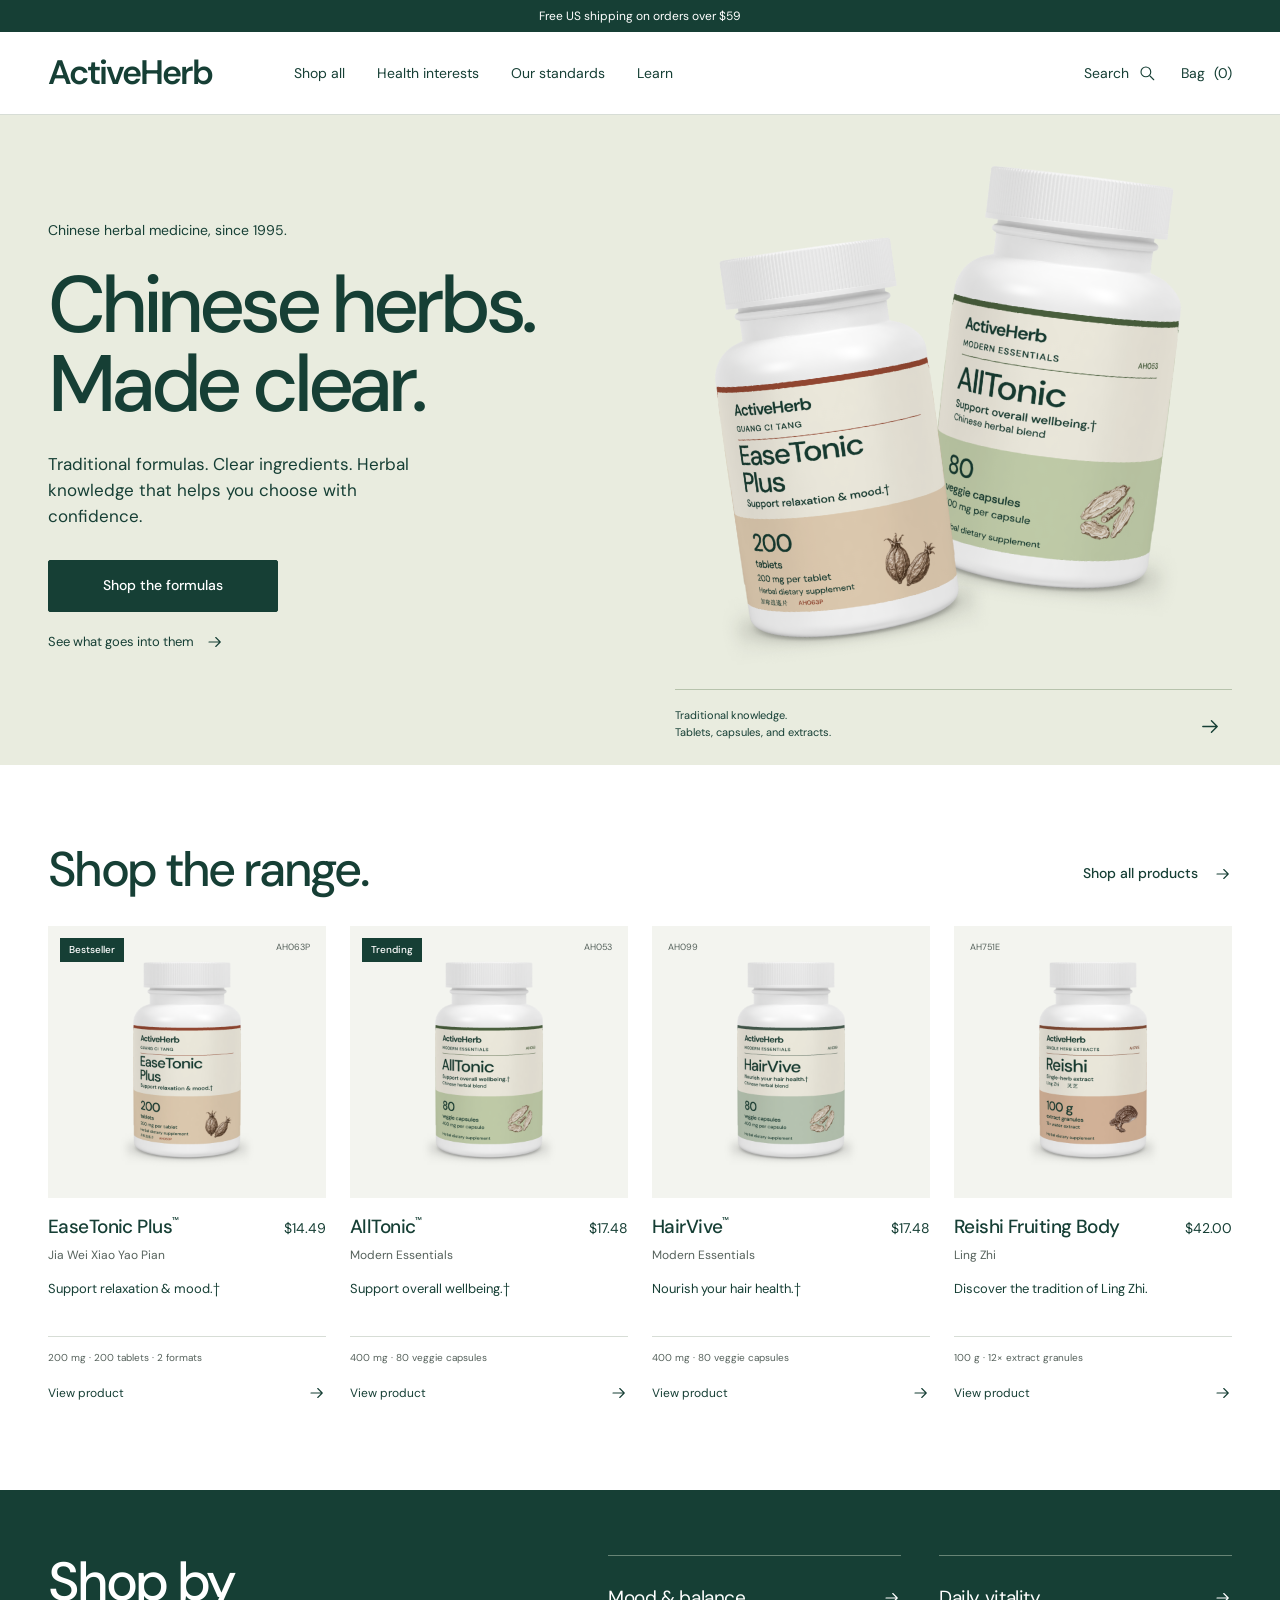
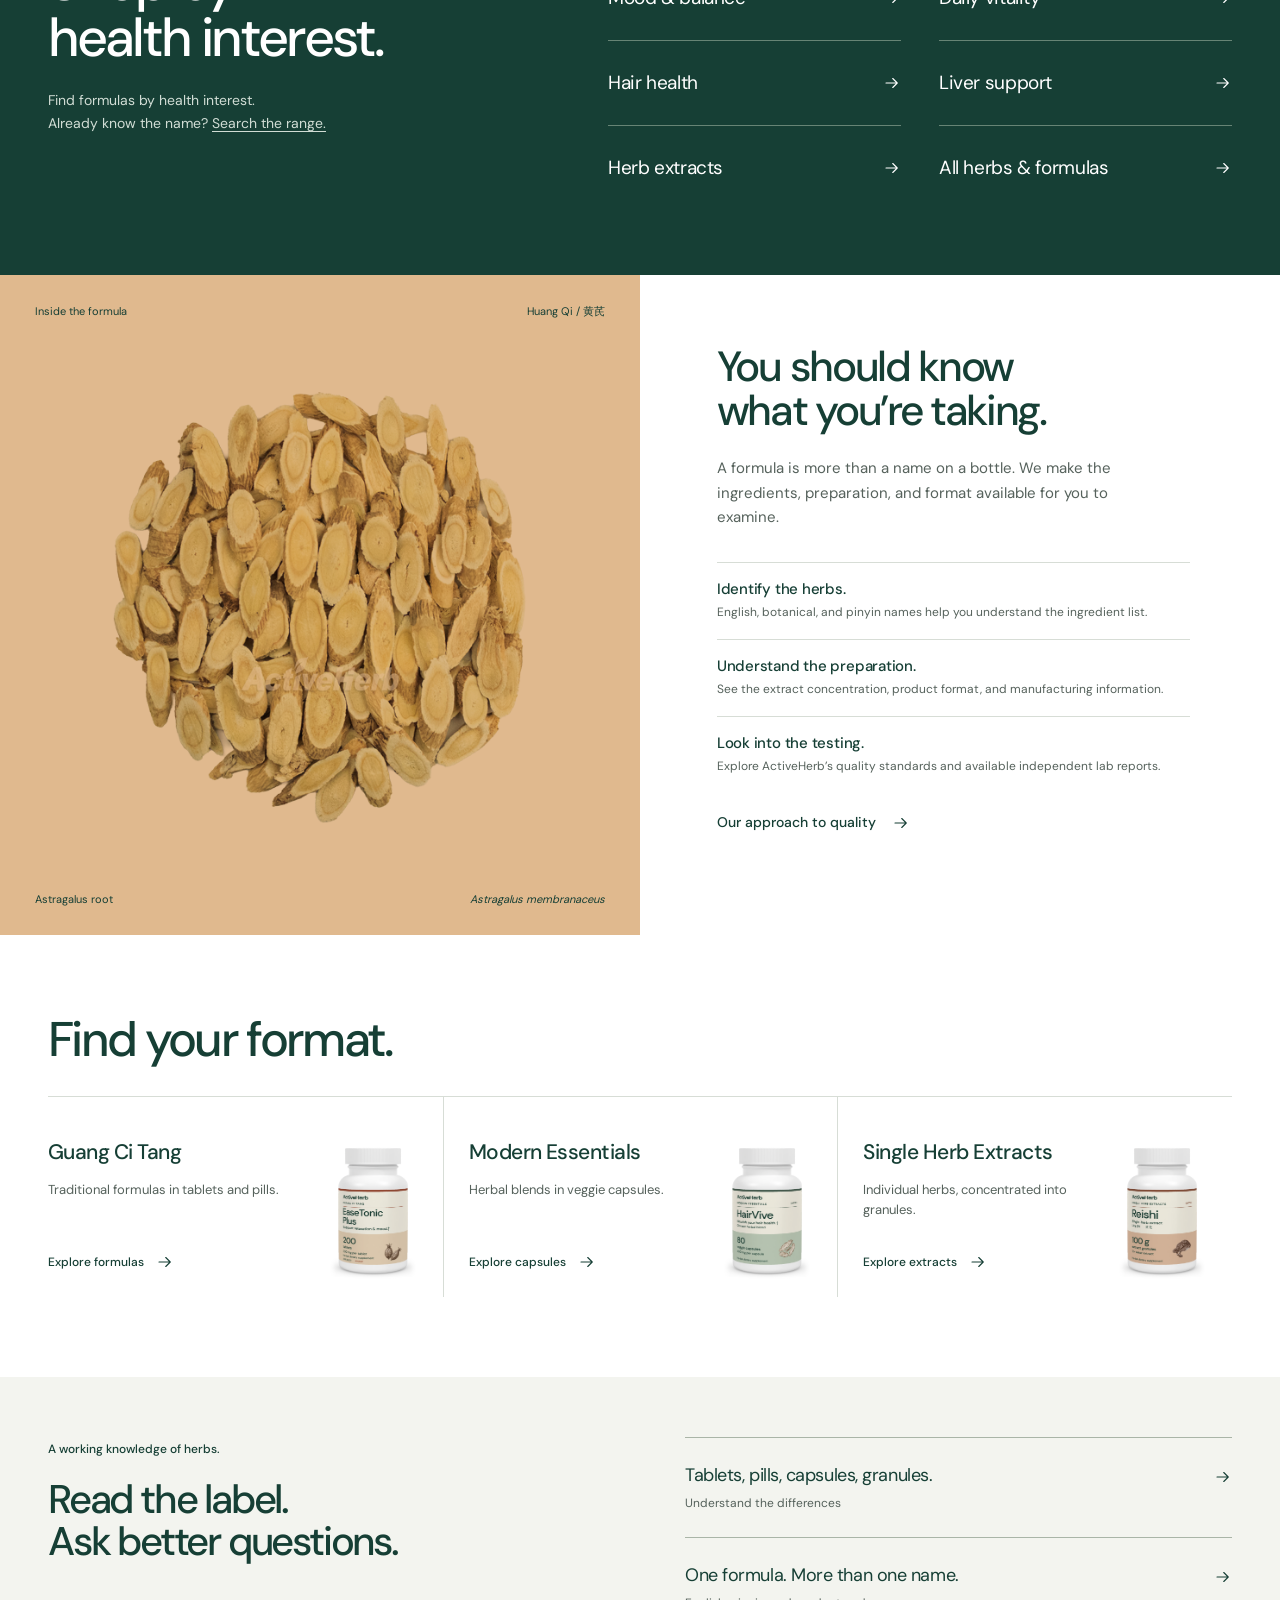
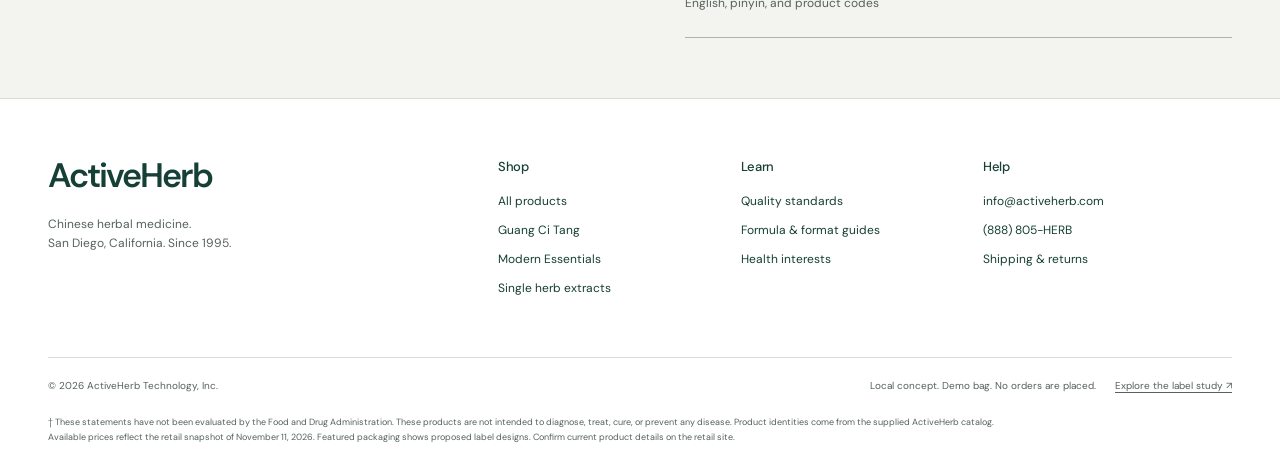
<file: index.html>
<!doctype html>
<html lang="en"><head><meta charset="utf-8"><meta name="viewport" content="width=device-width,initial-scale=1"><meta name="theme-color" content="#173f3b"><meta name="description" content="An ActiveHerb brand concept: Chinese herbal expertise, thoughtfully made for everyday wellbeing."><title>ActiveHerb — Chinese herbs. Made clear.</title><link rel="icon" href="assets/mark.svg" type="image/svg+xml"><link rel="stylesheet" href="assets/fonts.css"><link rel="stylesheet" href="styles.css"><script src="catalog-data.js" defer></script><script src="app.js" defer></script></head><body data-page="home"><noscript>Please enable JavaScript to view this interactive design concept.</noscript></body></html>
</file>
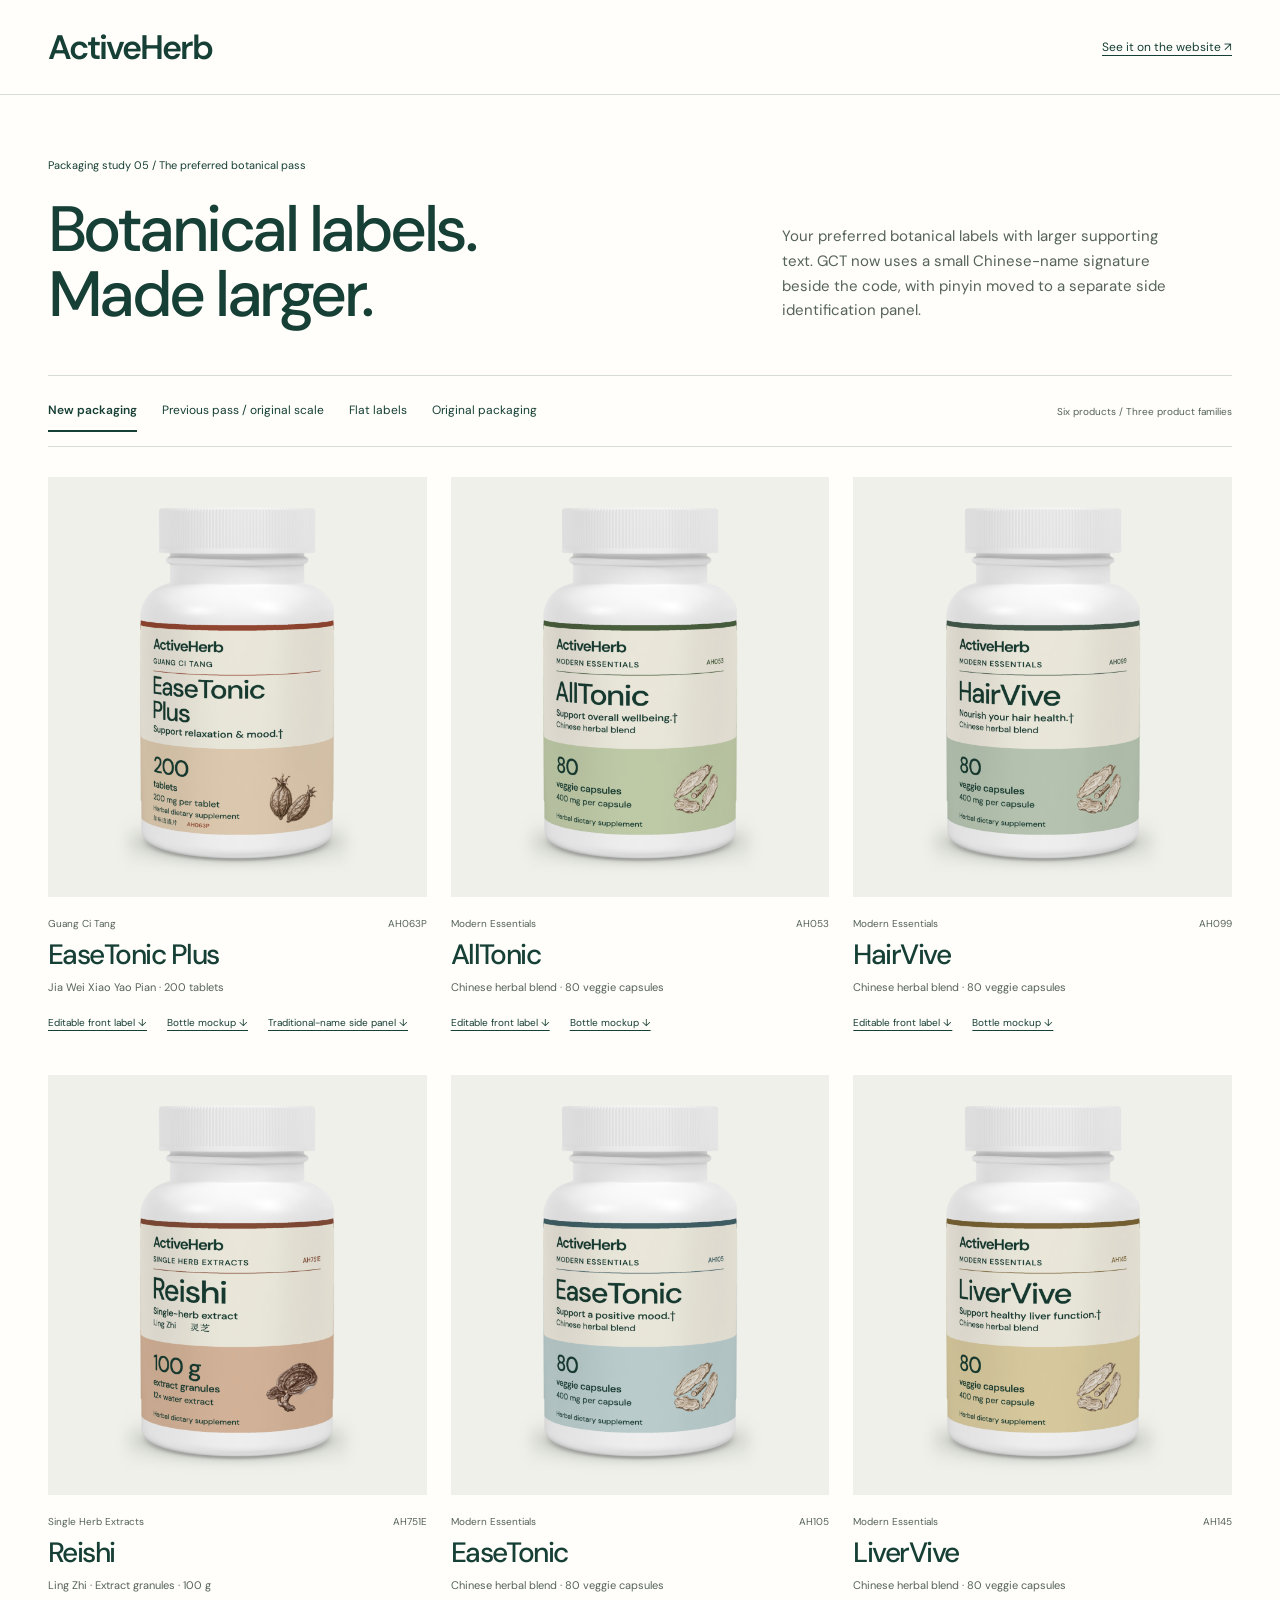
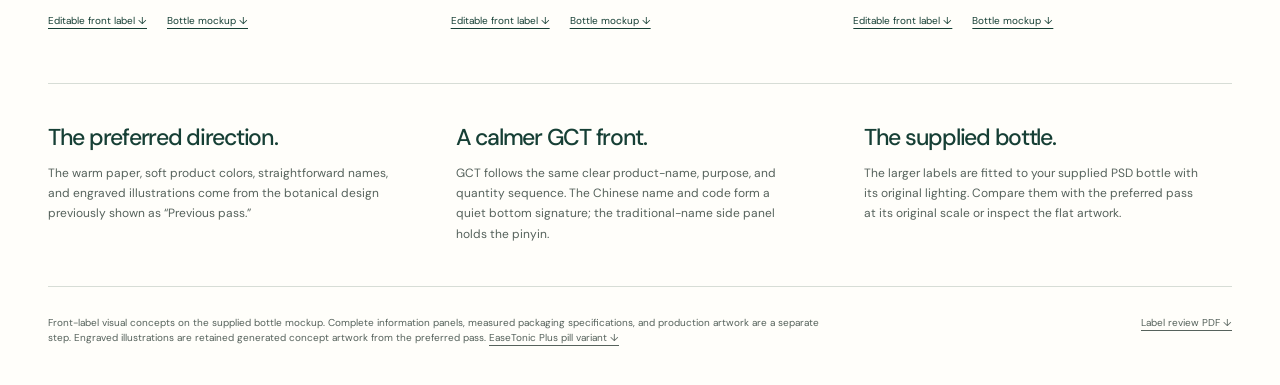
<file: labels.html>
<!doctype html><html lang="en"><head><meta charset="utf-8"><meta name="viewport" content="width=device-width,initial-scale=1"><title>ActiveHerb — PSD bottle label study</title><link rel="stylesheet" href="assets/fonts.css"><link rel="icon" href="assets/mark.svg"><style>
:root{--ink:#163f35;--muted:#56625c;--line:#d7ddd6;--paper:#fffefa}*{box-sizing:border-box}body{margin:0;background:var(--paper);color:var(--ink);font:14px/1.5 'DM Sans',Arial,sans-serif;-webkit-font-smoothing:antialiased}a{color:inherit;text-underline-offset:4px}button{font:inherit;color:inherit;cursor:pointer}a:focus-visible,button:focus-visible{outline:2px solid #be4b1e;outline-offset:5px}h1,h2,p{margin:0}h1,h2{font-weight:500;line-height:1.02;letter-spacing:-.055em}.wrap{width:min(1328px,calc(100% - 96px));margin:auto}.header{border-bottom:1px solid var(--line)}.header-inner{height:94px;display:flex;align-items:center;justify-content:space-between;gap:25px}.wordmark{font-size:34px;font-weight:600;letter-spacing:-2px;text-decoration:none}.header nav{display:flex;gap:30px;font-size:12px}.intro{display:grid;grid-template-columns:1.2fr .8fr;gap:60px;padding:62px 0 48px;align-items:end}.eyebrow{font-size:11px;margin-bottom:23px}h1{font-size:clamp(45px,5vw,72px)}.intro-description{max-width:390px;color:var(--muted);font-size:15px;line-height:1.65;padding-bottom:4px}.toolbar{border-block:1px solid var(--line);padding:14px 0;display:flex;justify-content:space-between;align-items:center;gap:25px;margin-bottom:30px}.modes{display:flex;flex-wrap:wrap;gap:12px 25px}.modes button{padding:10px 0;min-height:42px;background:none;border:0;border-bottom:2px solid transparent;font-size:12px}.modes button[aria-pressed=true]{border-color:var(--ink);font-weight:600}.toolbar>span{font-size:10px;color:var(--muted)}.label-grid{display:grid;grid-template-columns:repeat(3,minmax(0,1fr));gap:45px 24px}.label-card{min-width:0}.label-media{height:420px;background:#eef0e9;display:flex;align-items:center;justify-content:center}.label-media img{width:100%;height:100%;object-fit:contain;padding:14px 22px}.show-front .label-media{padding:35px 45px;background:#f2f2eb}.show-front .label-media img{padding:0;filter:drop-shadow(0 5px 7px #253c2a0b)}.show-original .label-media img{padding:40px 80px}.card-meta{display:flex;justify-content:space-between;gap:15px;font-size:10px;color:var(--muted);padding-top:19px}.label-card h2{font-size:28px;margin-top:10px}.label-card>p{font-size:11px;color:var(--muted);margin-top:9px}.downloads{display:flex;flex-wrap:wrap;gap:12px 20px;margin-top:20px;font-size:10px}.rationale{display:grid;grid-template-columns:repeat(3,1fr);gap:40px;padding:42px 0;margin-top:55px;border-block:1px solid var(--line)}.rationale h2{font-size:23px;margin-bottom:13px}.rationale p{max-width:340px;font-size:12px;color:var(--muted);line-height:1.7}.footer{padding:28px 0 40px;display:flex;justify-content:space-between;gap:30px;font-size:10px;color:var(--muted)}.footer p{max-width:780px}.footer a{white-space:nowrap}@media(max-width:1000px){.wrap{width:calc(100% - 48px)}.label-grid{grid-template-columns:repeat(2,1fr)}.intro{gap:40px}.label-media{height:390px}.show-original .label-media img{padding:35px 70px}.rationale{gap:25px}.header nav{gap:20px}}@media(max-width:600px){.wrap{width:calc(100% - 36px)}.header-inner{height:78px;align-items:center}.wordmark{font-size:28px}.header nav{gap:15px;font-size:10px}.intro{display:block;padding:36px 0}.eyebrow{font-size:9px;margin-bottom:23px}h1{font-size:51px}.intro-description{font-size:13px;margin-top:23px;max-width:330px}.toolbar{display:block;padding:12px 0;margin-bottom:22px}.modes{gap:8px 17px}.modes button{font-size:10px}.toolbar>span{display:block;font-size:9px;padding-top:9px}.label-grid{grid-template-columns:1fr;gap:36px}.label-media{height:420px}.label-media img{padding:12px 20px}.show-original .label-media img{padding:35px 75px}.show-front .label-media{padding:38px 55px}.label-card h2{font-size:28px}.rationale{display:block;margin-top:38px;padding-block:29px}.rationale>div+div{margin-top:26px}.rationale h2{font-size:24px}.rationale p{font-size:12px}.footer{display:block;padding-block:24px 35px;font-size:9px}.footer>a{display:inline-block;margin-top:17px}}@media print{.header,.toolbar,.downloads,.rationale,.footer{display:none}.wrap{width:100%}.intro{padding:0 0 12px;display:block}h1{font-size:32px}.intro-description{font-size:9px;max-width:800px;margin-top:8px}.label-grid{grid-template-columns:repeat(3,1fr);gap:25px 20px}.label-media{height:150px!important;padding:8px!important}.card-meta{font-size:7px;padding-top:8px}.label-card h2{font-size:19px}.label-card>p{font-size:8px}.label-card{break-inside:avoid}.eyebrow{margin-bottom:12px}.intro-description:after{content:' Front-label visual concepts only. Detailed information panels and print specifications are a separate step.'}@page{size:A4 landscape;margin:14mm}}
</style></head><body><header class="header"><div class="wrap header-inner"><a class="wordmark" href="index.html">ActiveHerb</a><nav aria-label="Review navigation"><a href="index.html">See it on the website ↗</a></nav></div></header><main class="wrap"><section class="intro"><div><p class="eyebrow">Packaging study 05 / The preferred botanical pass</p><h1>Botanical labels.<br>Made larger.</h1></div><p class="intro-description">Your preferred botanical labels with larger supporting text. GCT now uses a small Chinese-name signature beside the code, with pinyin moved to a separate side identification panel.</p></section><div class="toolbar"><div class="modes" role="group" aria-label="Label comparison"><button data-mode="proposed" aria-pressed="true">New packaging</button><button data-mode="previous" aria-pressed="false">Previous pass / original scale</button><button data-mode="front" aria-pressed="false">Flat labels</button><button data-mode="original" aria-pressed="false">Original packaging</button></div><span>Six products / Three product families</span></div><section class="label-grid" aria-label="Label concepts"><article class="label-card"><div class="label-media"><img src="assets/labels-v5/mockups/easetonic-plus.png" data-proposed="assets/labels-v5/mockups/easetonic-plus.png" data-previous="assets/labels-v2/mockups/easetonic-plus.png" data-original="assets/easetonic-plus.png" data-front="assets/labels-v5/fronts/easetonic-plus.svg" alt="EaseTonic Plus with proposed label on the supplied bottle" width="960" height="1280"></div><div class="card-meta"><span>Guang Ci Tang</span><span>AH063P</span></div><h2>EaseTonic Plus</h2><p>Jia Wei Xiao Yao Pian · 200 tablets</p><div class="downloads"><a href="assets/labels-v5/fronts/easetonic-plus.svg" download>Editable front label ↓</a><a href="assets/labels-v5/mockups/easetonic-plus.png" download>Bottle mockup ↓</a><a href="assets/labels-v5/sides/easetonic-plus.svg" download>Traditional-name side panel ↓</a></div></article><article class="label-card"><div class="label-media"><img src="assets/labels-v5/mockups/alltonic.png" data-proposed="assets/labels-v5/mockups/alltonic.png" data-previous="assets/labels-v2/mockups/alltonic.png" data-original="assets/alltonic.png" data-front="assets/labels-v5/fronts/alltonic.svg" alt="AllTonic with proposed label on the supplied bottle" width="960" height="1280"></div><div class="card-meta"><span>Modern Essentials</span><span>AH053</span></div><h2>AllTonic</h2><p>Chinese herbal blend · 80 veggie capsules</p><div class="downloads"><a href="assets/labels-v5/fronts/alltonic.svg" download>Editable front label ↓</a><a href="assets/labels-v5/mockups/alltonic.png" download>Bottle mockup ↓</a></div></article><article class="label-card"><div class="label-media"><img src="assets/labels-v5/mockups/hairvive.png" data-proposed="assets/labels-v5/mockups/hairvive.png" data-previous="assets/labels-v2/mockups/hairvive.png" data-original="assets/hairvive.png" data-front="assets/labels-v5/fronts/hairvive.svg" alt="HairVive with proposed label on the supplied bottle" width="960" height="1280"></div><div class="card-meta"><span>Modern Essentials</span><span>AH099</span></div><h2>HairVive</h2><p>Chinese herbal blend · 80 veggie capsules</p><div class="downloads"><a href="assets/labels-v5/fronts/hairvive.svg" download>Editable front label ↓</a><a href="assets/labels-v5/mockups/hairvive.png" download>Bottle mockup ↓</a></div></article><article class="label-card"><div class="label-media"><img src="assets/labels-v5/mockups/reishi.png" data-proposed="assets/labels-v5/mockups/reishi.png" data-previous="assets/labels-v2/mockups/reishi.png" data-original="assets/reishi.png" data-front="assets/labels-v5/fronts/reishi.svg" alt="Reishi with proposed label on the supplied bottle" width="960" height="1280"></div><div class="card-meta"><span>Single Herb Extracts</span><span>AH751E</span></div><h2>Reishi</h2><p>Ling Zhi · Extract granules · 100 g</p><div class="downloads"><a href="assets/labels-v5/fronts/reishi.svg" download>Editable front label ↓</a><a href="assets/labels-v5/mockups/reishi.png" download>Bottle mockup ↓</a></div></article><article class="label-card"><div class="label-media"><img src="assets/labels-v5/mockups/easetonic.png" data-proposed="assets/labels-v5/mockups/easetonic.png" data-previous="assets/labels-v2/mockups/easetonic.png" data-original="assets/easetonic.png" data-front="assets/labels-v5/fronts/easetonic.svg" alt="EaseTonic with proposed label on the supplied bottle" width="960" height="1280"></div><div class="card-meta"><span>Modern Essentials</span><span>AH105</span></div><h2>EaseTonic</h2><p>Chinese herbal blend · 80 veggie capsules</p><div class="downloads"><a href="assets/labels-v5/fronts/easetonic.svg" download>Editable front label ↓</a><a href="assets/labels-v5/mockups/easetonic.png" download>Bottle mockup ↓</a></div></article><article class="label-card"><div class="label-media"><img src="assets/labels-v5/mockups/livervive.png" data-proposed="assets/labels-v5/mockups/livervive.png" data-previous="assets/labels-v2/mockups/livervive.png" data-original="assets/livervive.png" data-front="assets/labels-v5/fronts/livervive.svg" alt="LiverVive with proposed label on the supplied bottle" width="960" height="1280"></div><div class="card-meta"><span>Modern Essentials</span><span>AH145</span></div><h2>LiverVive</h2><p>Chinese herbal blend · 80 veggie capsules</p><div class="downloads"><a href="assets/labels-v5/fronts/livervive.svg" download>Editable front label ↓</a><a href="assets/labels-v5/mockups/livervive.png" download>Bottle mockup ↓</a></div></article></section><section class="rationale"><div><h2>The preferred direction.</h2><p>The warm paper, soft product colors, straightforward names, and engraved illustrations come from the botanical design previously shown as “Previous pass.”</p></div><div><h2>A calmer GCT front.</h2><p>GCT follows the same clear product-name, purpose, and quantity sequence. The Chinese name and code form a quiet bottom signature; the traditional-name side panel holds the pinyin.</p></div><div><h2>The supplied bottle.</h2><p>The larger labels are fitted to your supplied PSD bottle with its original lighting. Compare them with the preferred pass at its original scale or inspect the flat artwork.</p></div></section></main><footer class="wrap footer"><p>Front-label visual concepts on the supplied bottle mockup. Complete information panels, measured packaging specifications, and production artwork are a separate step. Engraved illustrations are retained generated concept artwork from the preferred pass. <a href="assets/labels-v5/fronts/easetonic-plus-pills.svg" download>EaseTonic Plus pill variant ↓</a></p><div><a href="assets/labels-v5/botanical-psd-contact-sheet.pdf" download>Label review PDF ↓</a></div></footer><script>
const names=Object.fromEntries([...document.querySelectorAll('.label-card')].map(c=>[c.querySelector('img').dataset.proposed,c.querySelector('h2').textContent]));document.querySelectorAll('[data-mode]').forEach(button=>button.addEventListener('click',()=>{const mode=button.dataset.mode;document.querySelectorAll('[data-mode]').forEach(b=>b.setAttribute('aria-pressed',String(b===button)));document.body.classList.toggle('show-front',mode==='front');document.body.classList.toggle('show-original',mode==='original');document.querySelectorAll('.label-media img').forEach(img=>{img.src=img.dataset[mode];img.alt=(mode==='original'?'Original ':mode==='previous'?'Previous packaging concept for ':mode==='front'?'Editable front label for ':'Proposed packaging for ')+names[img.dataset.proposed];});}));
</script></body></html>
</file>
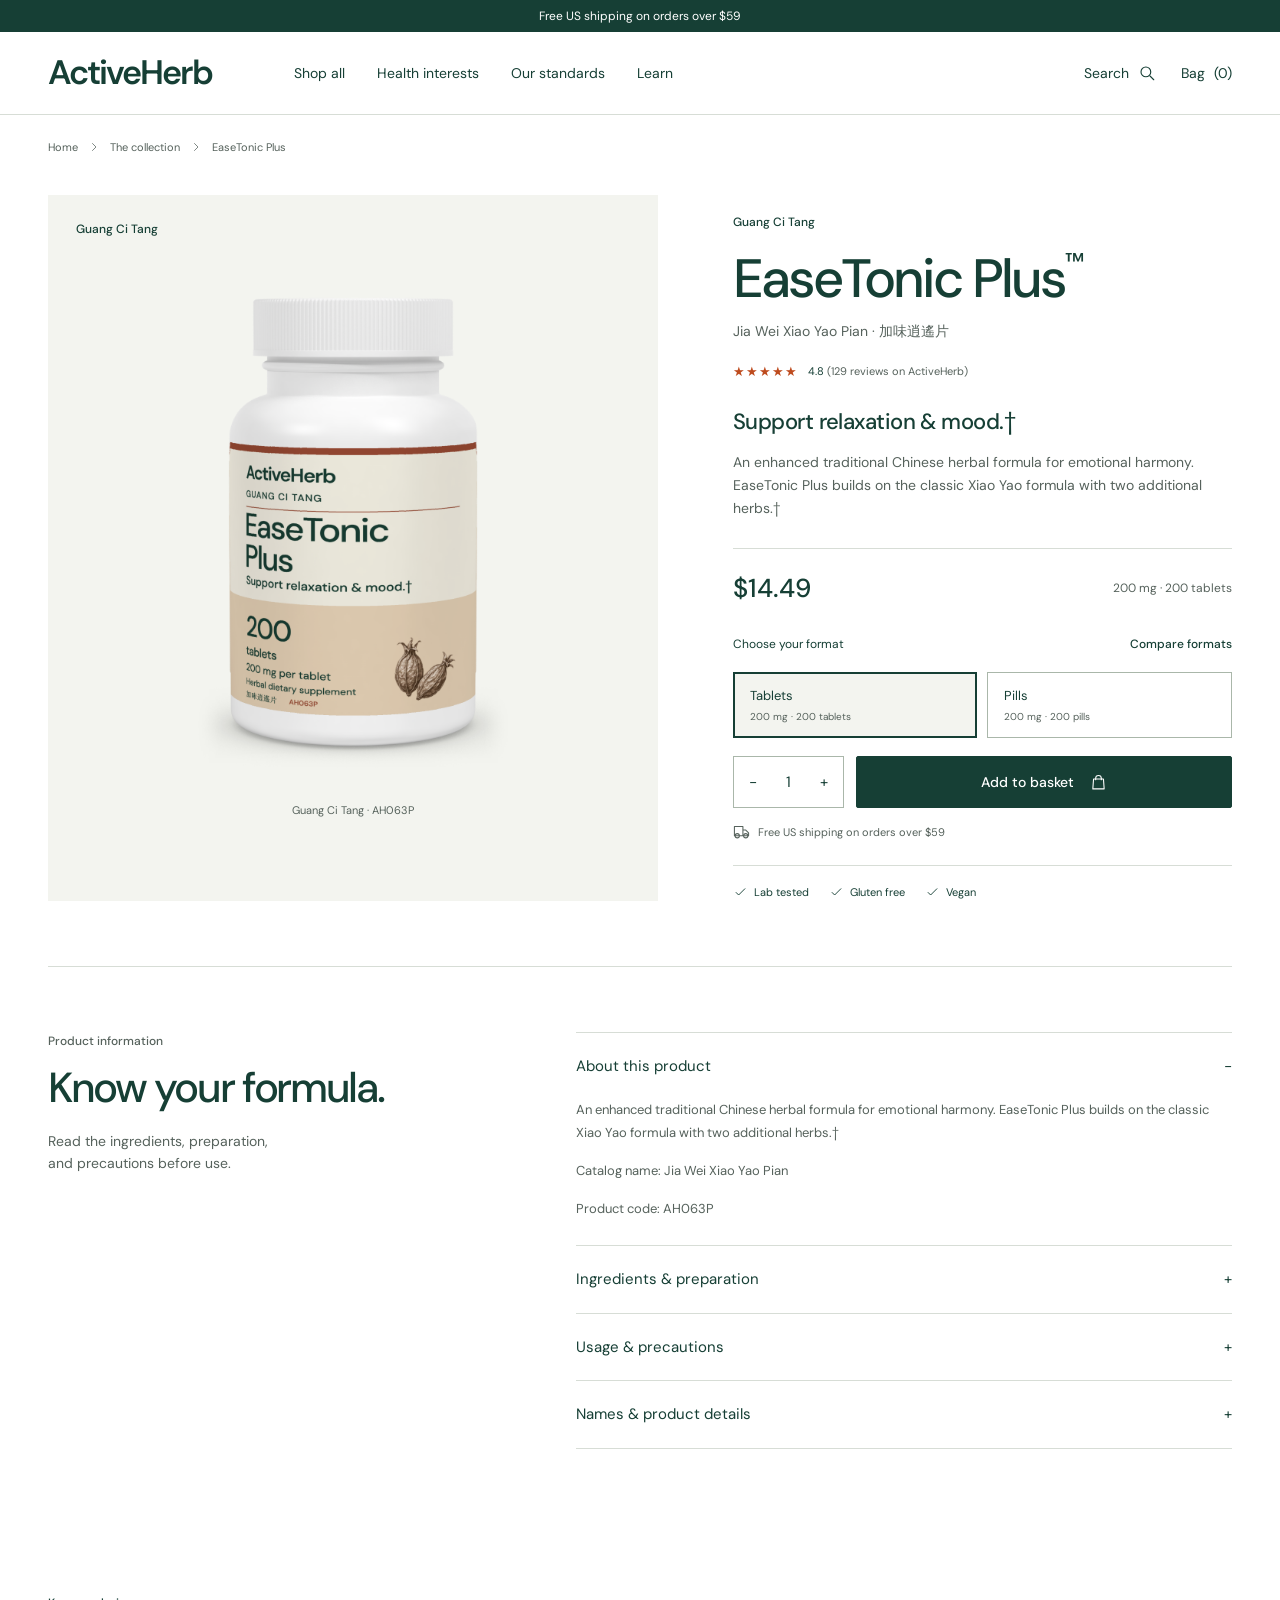
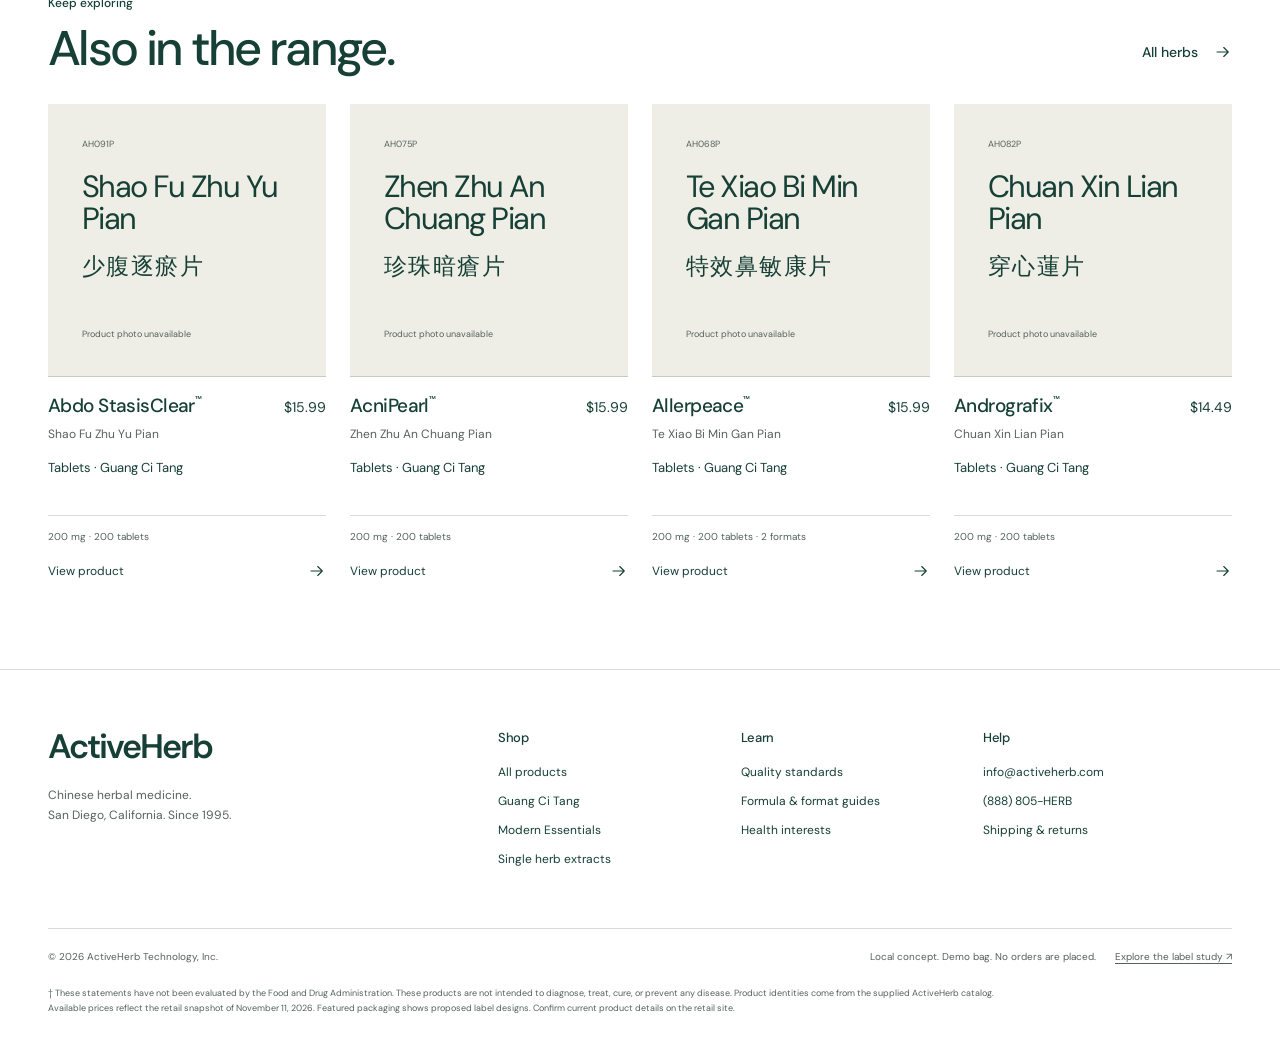
<file: product.html>
<!doctype html>
<html lang="en"><head><meta charset="utf-8"><meta name="viewport" content="width=device-width,initial-scale=1"><meta name="theme-color" content="#173f3b"><meta name="description" content="Explore your ActiveHerb formula, ingredients, and product details."><title>Herbal essentials — ActiveHerb</title><link rel="icon" href="assets/mark.svg" type="image/svg+xml"><link rel="stylesheet" href="assets/fonts.css"><link rel="stylesheet" href="styles.css"><script src="catalog-data.js" defer></script><script src="app.js" defer></script></head><body data-page="product"><noscript>Please enable JavaScript to view this interactive design concept.</noscript></body></html>
</file>
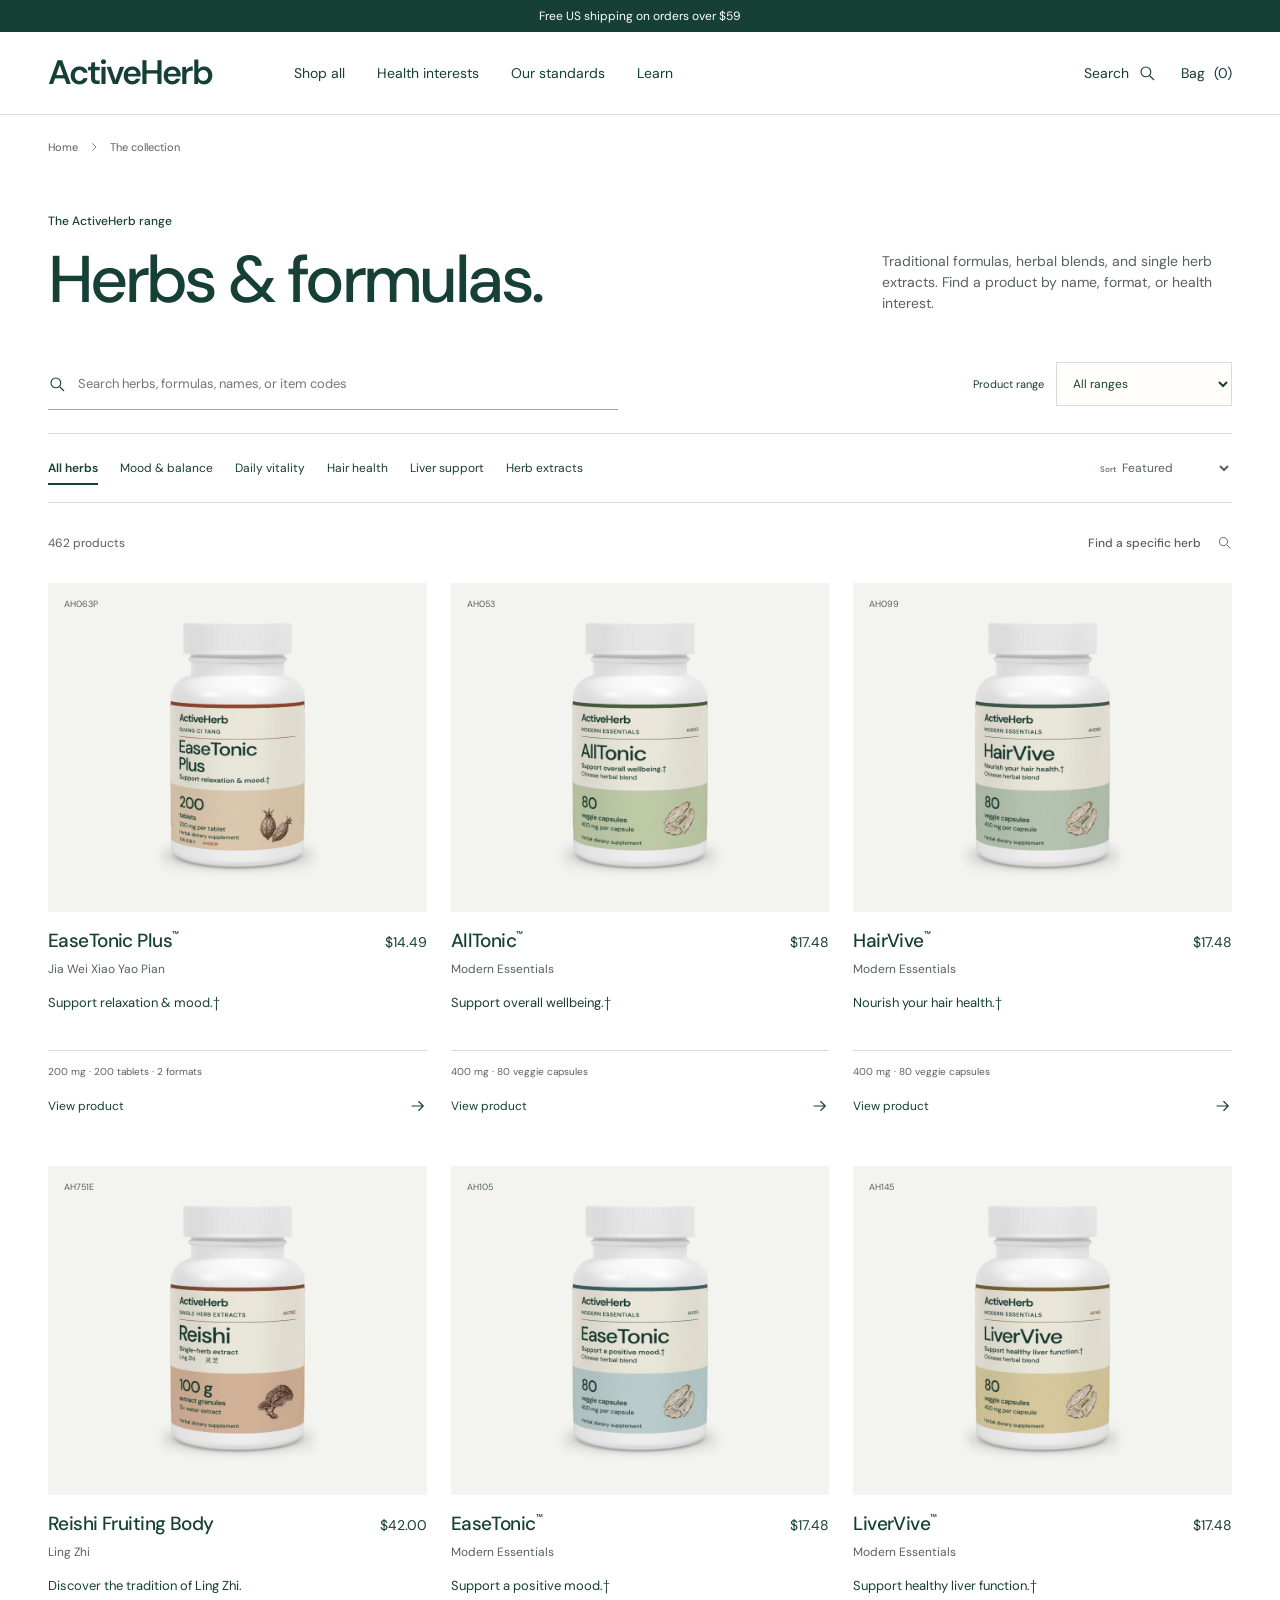
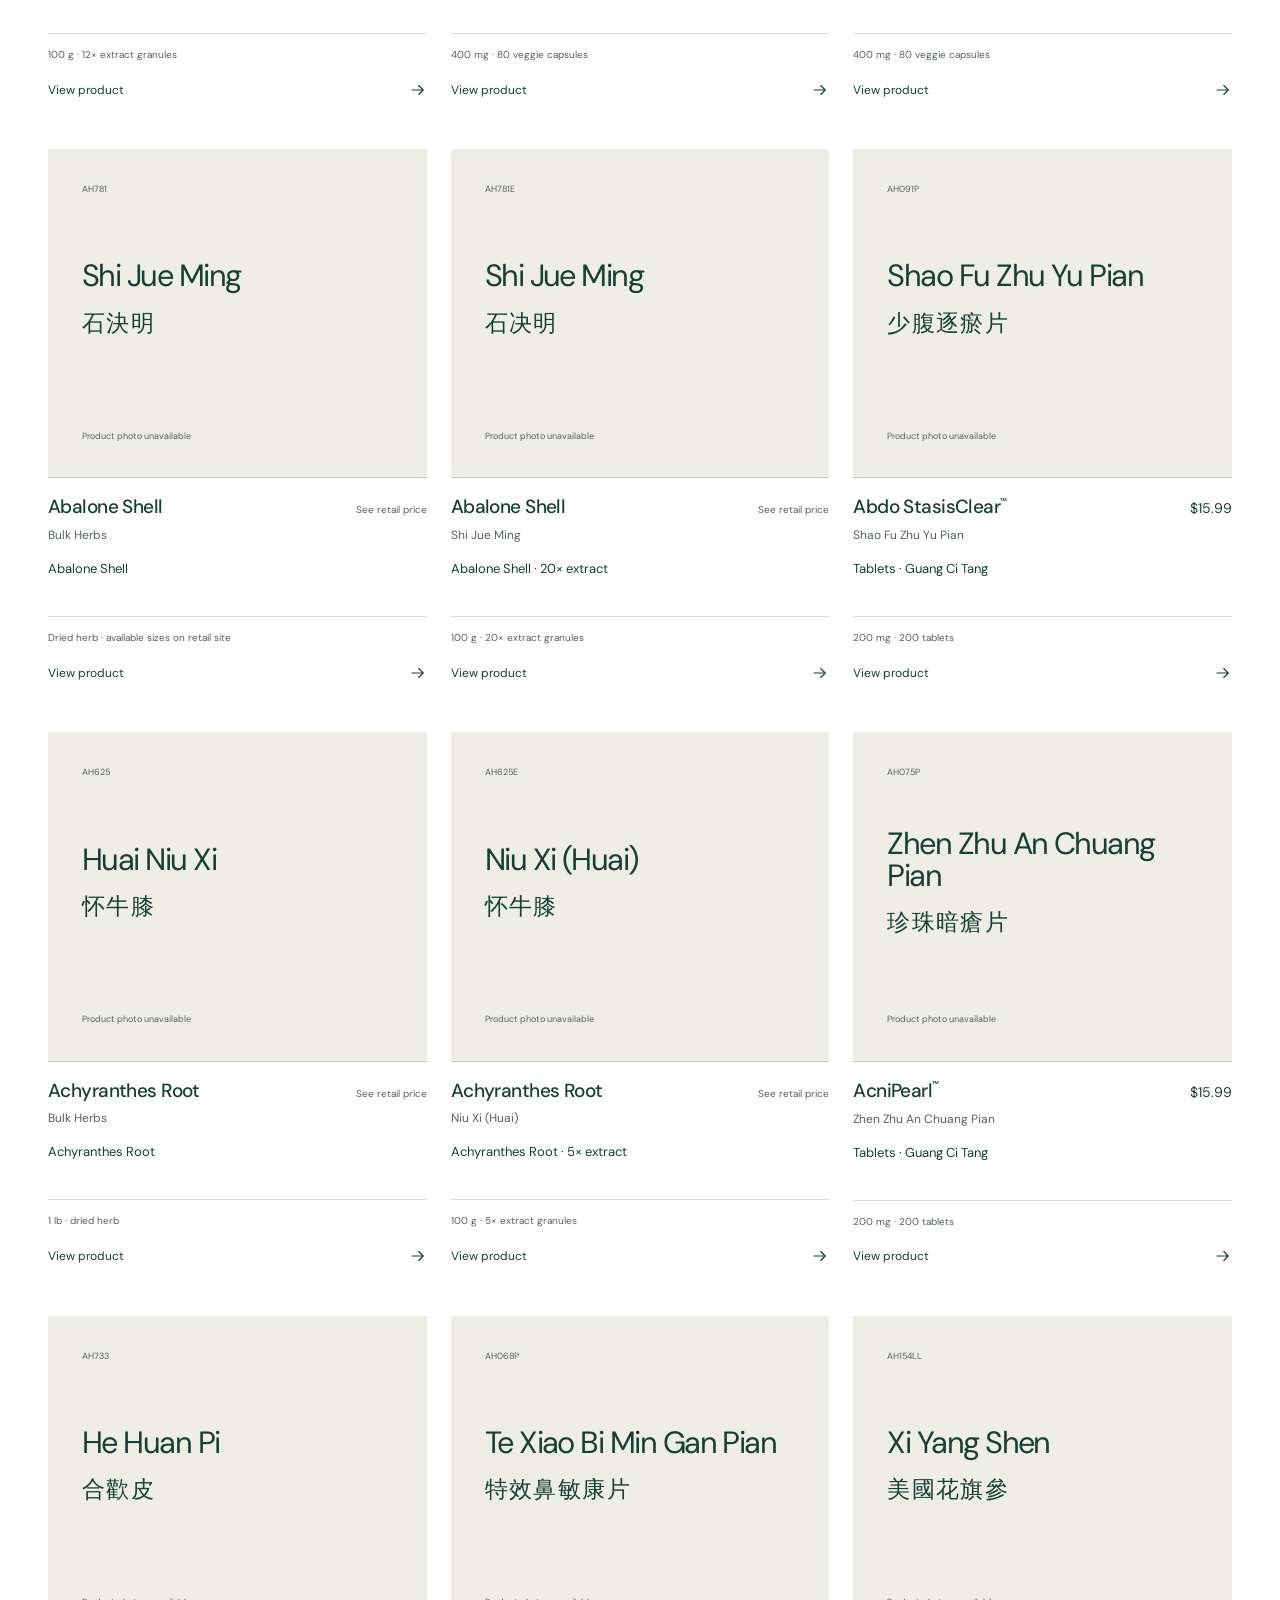
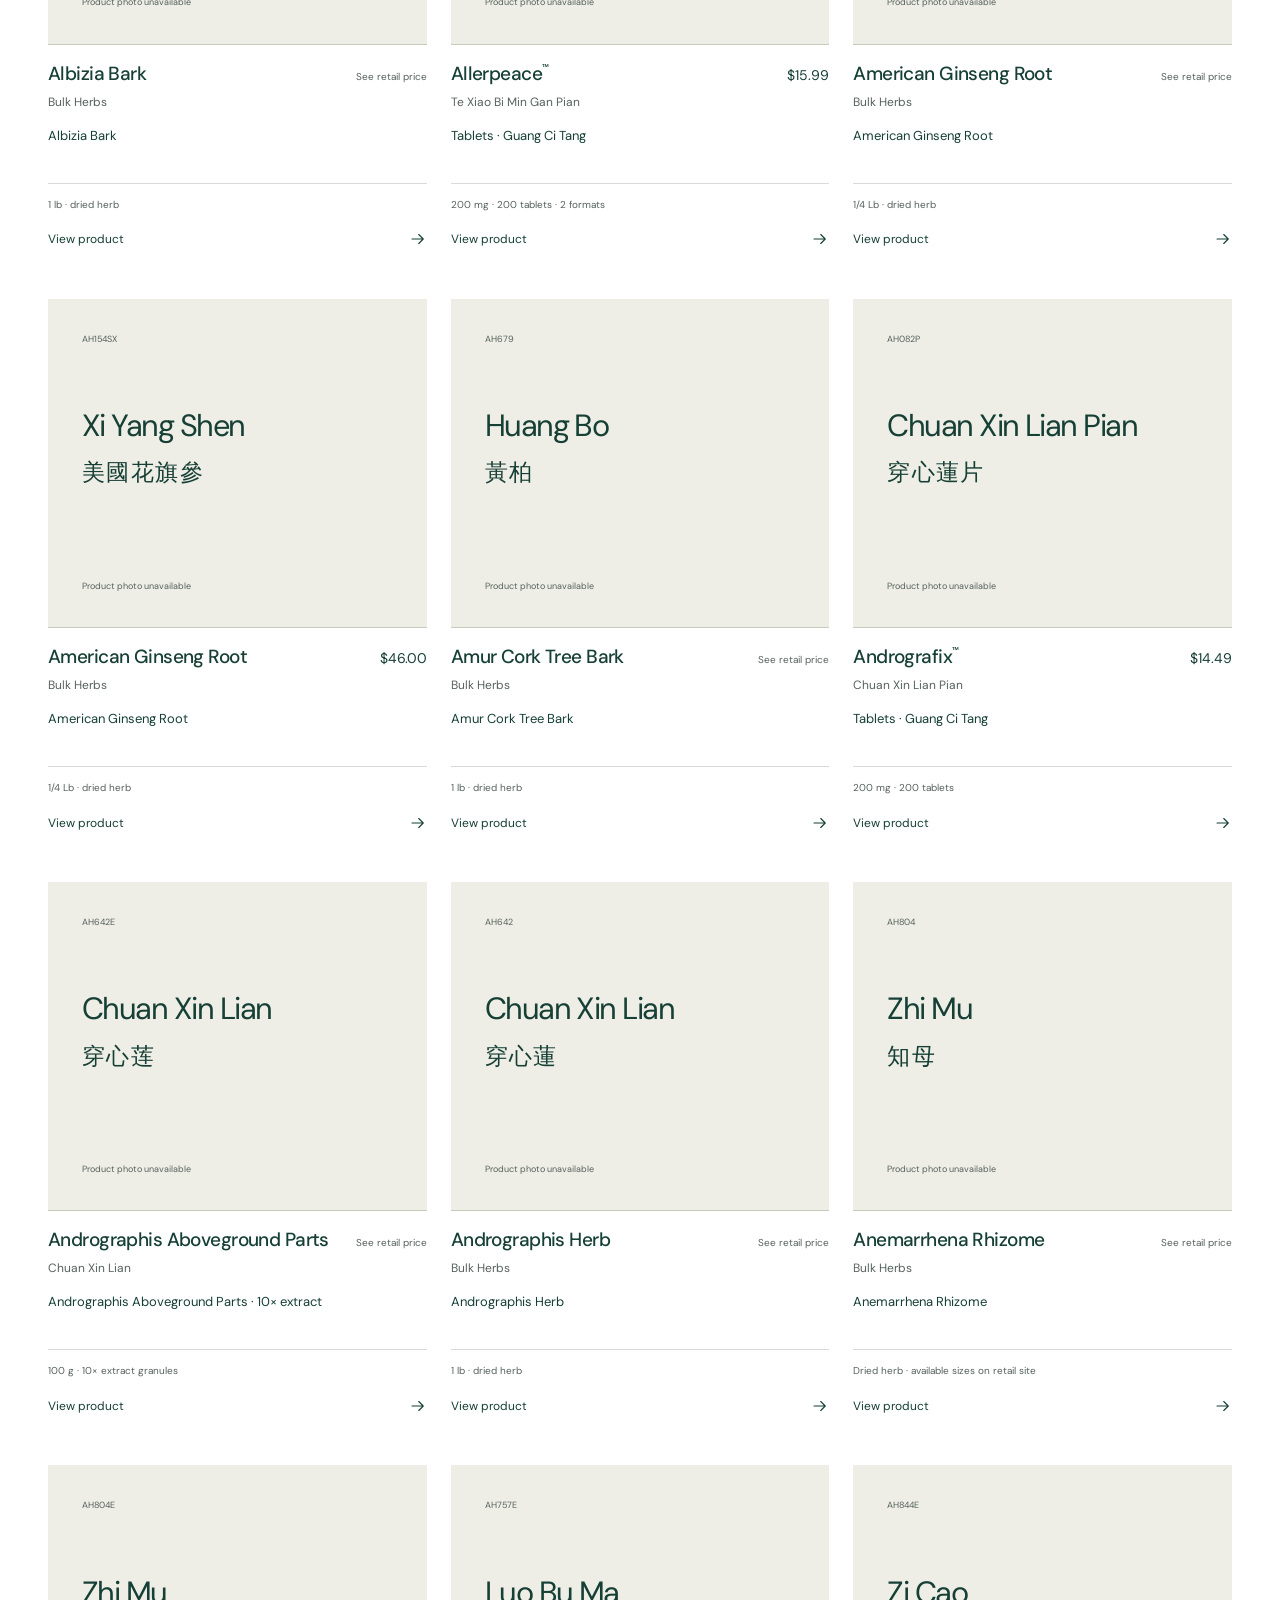
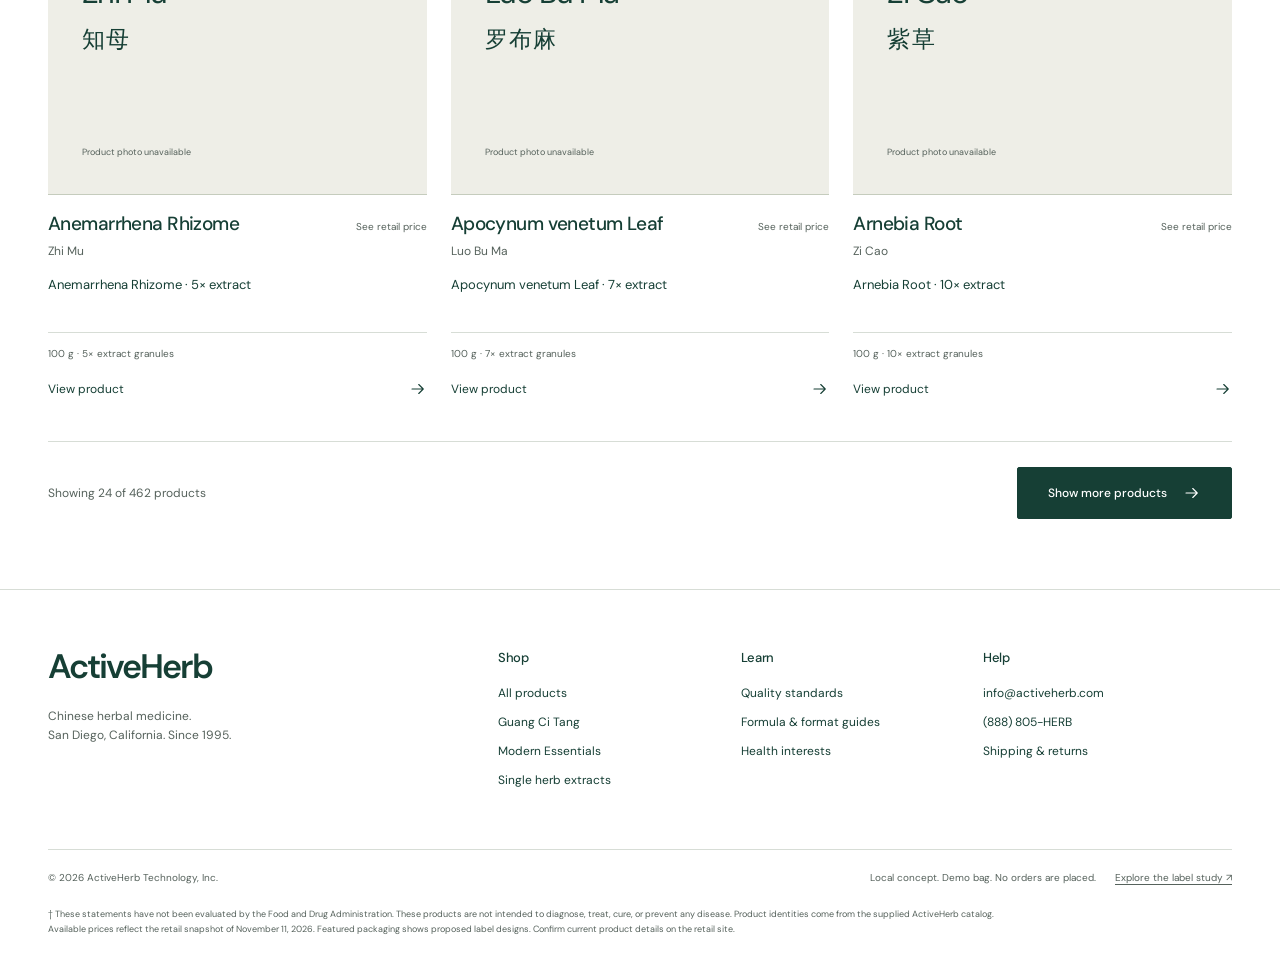
<file: shop.html>
<!doctype html>
<html lang="en"><head><meta charset="utf-8"><meta name="viewport" content="width=device-width,initial-scale=1"><meta name="theme-color" content="#173f3b"><meta name="description" content="Explore the ActiveHerb collection by wellbeing goal or product name."><title>Herbs & formulas — ActiveHerb</title><link rel="icon" href="assets/mark.svg" type="image/svg+xml"><link rel="stylesheet" href="assets/fonts.css"><link rel="stylesheet" href="styles.css"><script src="catalog-data.js" defer></script><script src="app.js" defer></script></head><body data-page="shop"><noscript>Please enable JavaScript to view this interactive design concept.</noscript></body></html>
</file>
<file: assets/fonts.css>
@font-face {
  font-family: 'DM Sans';
  font-style: normal;
  font-weight: 400;
  font-display: swap;
  src: url(font-0.woff2) format('truetype');
}
@font-face {
  font-family: 'DM Sans';
  font-style: normal;
  font-weight: 500;
  font-display: swap;
  src: url(font-1.woff2) format('truetype');
}
@font-face {
  font-family: 'DM Sans';
  font-style: normal;
  font-weight: 600;
  font-display: swap;
  src: url(font-2.woff2) format('truetype');
}
@font-face {
  font-family: 'DM Sans';
  font-style: normal;
  font-weight: 700;
  font-display: swap;
  src: url(font-3.woff2) format('truetype');
}
</file>
<file: styles.css>
:root {
  --ink: #163f35;
  --muted: #56625c;
  --paper: #fff;
  --surface: #f3f4ef;
  --lime: #e8edce;
  --line: #d7ddd6;
  --accent: #be4b1e;
  --sans: 'DM Sans', Arial, sans-serif;
}
* { box-sizing: border-box; }
html { scroll-behavior: smooth; scroll-padding-top: 100px; }
body { margin: 0; color: var(--ink); background: var(--paper); font: 15px/1.5 var(--sans); -webkit-font-smoothing: antialiased; }
body.locked, body.no-scroll { overflow: hidden; }
a { color: inherit; text-decoration: none; }
button, input, select { font: inherit; color: inherit; }
button { background: none; border: 0; cursor: pointer; }
button:disabled { opacity: .5; cursor: default; }
a, button, summary { -webkit-tap-highlight-color: transparent; outline-offset: 5px; }
a:focus-visible, button:focus-visible, summary:focus-visible { outline: 2px solid var(--accent); }
input:focus-visible, select:focus-visible { outline: 2px solid var(--ink); outline-offset: 4px; }
input { min-width: 0; }
img { display: block; max-width: 100%; }
svg { vertical-align: middle; flex-shrink: 0; }
button svg { pointer-events: none; }
h1, h2, h3, p { margin: 0; }
h1, h2, h3 { font-weight: 500; }
h1, h2 { line-height: 1.04; letter-spacing: -.055em; }
h2 { font-size: clamp(34px, 3.8vw, 55px); }
h3 { font-size: 20px; line-height: 1.2; letter-spacing: -.025em; }
sup { font-size: .45em; position: relative; top: -.3em; }
.wrap { width: min(1328px, calc(100% - 96px)); margin-inline: auto; }
.section { padding-block: 80px; }
.muted { color: var(--muted); }
.eyebrow, .section-label { font-size: 12px; font-weight: 500; letter-spacing: 0; }
.skip { position: fixed; z-index: 100; top: -70px; left: 12px; padding: 12px 20px; background: var(--ink); color: white; }
.skip:focus { top: 12px; }
.announcement { padding: 7px 20px; background: var(--ink); text-align: center; color: white; font-size: 12px; }
.header { position: sticky; top: 0; z-index: 20; background: white; border-bottom: 1px solid var(--line); }
.header-inner { height: 82px; display: flex; align-items: center; gap: 40px; }
.wordmark { display: inline-flex; align-items: baseline; font-size: 34px; line-height: 1; font-weight: 600; letter-spacing: -2px; white-space: nowrap; }
.header nav { display: flex; margin-left: 42px; gap: 32px; font-size: 14px; }
.header nav a { padding-block: 15px; }
.header nav a:hover { text-decoration: underline; text-underline-offset: 6px; }
.header-actions { margin-left: auto; display: flex; align-items: center; gap: 25px; }
.header-search, .header-cart { display: flex; align-items: center; gap: 9px; min-height: 44px; padding: 0; font-size: 14px; }
.header-cart [data-cart-count] { font-variant-numeric: tabular-nums; }
.header-cart [data-cart-count]:before { content: '('; }
.header-cart [data-cart-count]:after { content: ')'; }
.icon-button { width: 44px; height: 44px; display: grid; place-items: center; padding: 0; }
.menu-toggle, .mobile-nav { display: none; }
.button { display: inline-flex; justify-content: center; align-items: center; gap: 16px; min-height: 52px; padding: 14px 30px; background: var(--ink); border: 1px solid var(--ink); border-radius: 2px; color: white; font-size: 14px; font-weight: 500; line-height: 1.4; }
.button:hover { background: #245c4b; border-color: #245c4b; }
.button.orange { background: var(--ink); border-color: var(--ink); }
.button.orange:hover { background: #245c4b; }
.text-link { display: inline-flex; align-items: center; gap: 16px; font-size: 14px; font-weight: 500; min-height: 44px; padding: 5px 0; }
.text-link:hover, .inline-link:hover { text-decoration: underline; text-underline-offset: 4px; }
.inline-link { padding: 0; text-decoration: underline; text-underline-offset: 3px; }
/* A single product-led opening. Product labels carry the color. */
.hero { background: #e9ecdf; }
.hero-inner { display: grid; grid-template-columns: 1fr 1fr; min-height: 650px; }
.hero-copy { display: flex; flex-direction: column; align-items: flex-start; justify-content: center; padding: 55px 35px 55px 0; }
.hero-kicker { margin-bottom: 25px; font-size: 14px; }
.hero h1 { font-size: clamp(55px, 6.25vw, 90px); font-weight: 500; letter-spacing: -.065em; line-height: .99; }
.hero-description { max-width: 390px; font-size: 17px; line-height: 1.55; margin-top: 26px; }
.hero-copy .button { margin-top: 30px; min-width: 230px; }
.hero-secondary { display: flex; align-items: center; gap: 12px; font-size: 13px; margin-top: 13px; min-height: 35px; }
.hero-secondary:hover { text-decoration: underline; text-underline-offset: 4px; }
.hero-products { position: relative; min-width: 0; }
.hero-product { position: absolute; }
.hero-product img { width: 100%; height: 100%; object-fit: contain; mix-blend-mode: multiply; }
.hero-product.back { height: 500px; width: min(330px, 50%); top: 20px; right: 4.5%; transform: rotate(7deg); }
.hero-product.front { height: 470px; width: min(310px, 47%); top: 95px; left: 9%; transform: rotate(-8deg); }
.hero-product-caption { display: flex; justify-content: space-between; align-items: flex-end; position: absolute; bottom: 25px; right: 0; left: 35px; border-top: 1px solid #b7c3ac; padding-top: 14px; font-size: 11px; line-height: 1.5; }
.hero-product-caption a { width: 44px; height: 44px; display: grid; place-items: center; margin-bottom: -8px; }
/* The same information order on every product card. */
.section-heading { display: flex; justify-content: space-between; align-items: flex-end; gap: 30px; margin-bottom: 30px; }
.section-heading .eyebrow { margin-bottom: 12px; }
.product-grid { display: grid; grid-template-columns: repeat(4, minmax(0, 1fr)); gap: 24px; }
.product-card { min-width: 0; }
.product-visual { display: block; aspect-ratio: 1/.98; background: var(--surface); overflow: hidden; }
.product-visual img { width: 100%; height: 100%; object-fit: contain; padding: 27px 56px; mix-blend-mode: multiply; transition: transform .25s ease; }
.product-visual:hover img { transform: scale(1.025); }
.product-info { padding-top: 18px; }
.product-name-row { display: flex; align-items: baseline; justify-content: space-between; gap: 12px; }
.product-title { font-size: 19px; font-weight: 500; line-height: 1.2; letter-spacing: -.03em; }
.product-title:hover { text-decoration: underline; text-underline-offset: 4px; }
.product-price { font-size: 14px; white-space: nowrap; font-variant-numeric: tabular-nums; }
.product-subtitle { font-size: 12px; color: var(--muted); margin-top: 7px; }
.product-description { font-size: 13px; margin-top: 15px; min-height: 20px; }
.product-bottom { margin-top: 18px; padding-top: 13px; border-top: 1px solid var(--line); font-size: 10px; }
.product-bottom>span { display: block; color: var(--muted); }
.product-bottom a { display: flex; align-items: center; justify-content: space-between; margin-top: 10px; font-size: 12px; min-height: 35px; }
.product-bottom a:hover { text-decoration: underline; text-underline-offset: 3px; }
/* Typographic navigation replaces decorative category icons. */
.interests { background: var(--ink); color: white; padding-block: 65px; }
.interests-inner { display: grid; grid-template-columns: 1fr 1.3fr; gap: 80px; }
.interests h2 { font-size: clamp(38px, 4.2vw, 60px); }
.interests p { margin-top: 22px; font-size: 14px; color: #d1ddd5; line-height: 1.65; }
.interest-list { display: grid; grid-template-columns: 1fr 1fr; column-gap: 38px; }
.interest-list a { display: flex; align-items: center; justify-content: space-between; gap: 14px; min-height: 85px; border-top: 1px solid #678475; font-size: 19px; letter-spacing: -.02em; }
.interest-list a:hover { color: #d6e8a7; }
/* Use an actual ingredient image and concrete product information. */
.quality-section { display: grid; grid-template-columns: 1fr 1fr; }
.ingredient-panel { position: relative; display: flex; align-items: center; justify-content: center; min-height: 660px; background: #e0b98e; padding: 65px; }
.ingredient-panel img { width: 100%; max-width: 440px; aspect-ratio: 1; object-fit: contain; mix-blend-mode: multiply; }
.ingredient-heading, .ingredient-caption { position: absolute; left: 35px; right: 35px; display: flex; justify-content: space-between; gap: 20px; font-size: 11px; }
.ingredient-heading { top: 28px; }
.ingredient-caption { bottom: 28px; }
.ingredient-caption span:last-child { font-style: italic; }
.quality-copy { padding: 70px 7vw 65px 6vw; }
.quality-copy h2 { font-size: clamp(34px, 3.3vw, 48px); }
.quality-copy>p { max-width: 430px; font-size: 15px; line-height: 1.65; margin-top: 23px; color: var(--muted); }
.quality-points { margin-top: 32px; }
.quality-points>div { border-top: 1px solid var(--line); padding: 17px 0; }
.quality-points h3 { font-size: 15px; letter-spacing: -.015em; margin-bottom: 5px; }
.quality-points p { color: var(--muted); font-size: 12px; line-height: 1.6; }
.quality-copy>.text-link { margin-top: 7px; }
.families { display: grid; grid-template-columns: repeat(3, minmax(0, 1fr)); border-top: 1px solid var(--line); }
.family { display: grid; grid-template-columns: 1fr 90px; align-items: center; gap: 15px; padding: 30px 25px 0 0; min-width: 0; }
.family+.family { border-left: 1px solid var(--line); padding-left: 25px; }
.family h3 { font-size: 21px; margin-bottom: 15px; }
.family p { color: var(--muted); font-size: 13px; line-height: 1.55; min-height: 42px; }
.family .text-link { font-size: 12px; gap: 12px; margin-top: 18px; }
.family>img { width: 90px; height: 170px; object-fit: contain; }
.learn-section { padding-block: 60px; background: var(--surface); }
.learn-inner { display: grid; grid-template-columns: 1fr 1fr; gap: 90px; }
.learn-section h2 { font-size: 40px; margin-top: 20px; }
.reading-list { border-top: 1px solid #a9b5a7; }
.reading-list button { position: relative; display: block; width: 100%; text-align: left; padding: 24px 40px 24px 0; border-bottom: 1px solid #a9b5a7; min-height: 100px; }
.reading-list button>span { display: block; font-size: 18px; letter-spacing: -.025em; }
.reading-list small { display: block; font-size: 12px; margin-top: 5px; color: var(--muted); }
.reading-list svg { position: absolute; right: 0; top: 30px; }
.reading-list button:hover>span { text-decoration: underline; text-underline-offset: 5px; }
.footer { padding: 60px 0 25px; border-top: 1px solid var(--line); }
.footer-main { display: grid; grid-template-columns: 2fr 1fr 1fr 1.2fr; gap: 35px; }
.footer-about p { font-size: 12px; line-height: 1.6; color: var(--muted); margin-top: 22px; }
.footer h3 { font-size: 13px; margin-bottom: 18px; }
.footer-links { display: flex; flex-direction: column; align-items: flex-start; gap: 11px; font-size: 12px; }
.footer-links a:hover, .footer-help:hover { text-decoration: underline; text-underline-offset: 4px; }
.footer-help { padding: 0; font-size: 12px; }
.footer-bottom { display: flex; justify-content: space-between; gap: 25px; margin-top: 60px; padding-top: 20px; border-top: 1px solid var(--line); color: var(--muted); font-size: 10px; }
.disclaimer { max-width: 950px; font-size: 9px; line-height: 1.65; color: var(--muted); margin-top: 22px; }
/* Collection. */
.breadcrumb { display: flex; align-items: center; gap: 10px; padding: 24px 0; color: var(--muted); font-size: 11px; }
.breadcrumb a:hover { text-decoration: underline; }
.collection-intro { display: flex; align-items: flex-end; justify-content: space-between; gap: 40px; padding: 32px 0 45px; }
.collection-intro .eyebrow { margin-bottom: 16px; }
.collection-intro h1 { font-size: 66px; }
.collection-intro>p { max-width: 350px; color: var(--muted); font-size: 14px; }
.filter-toolbar { display: flex; align-items: center; justify-content: space-between; gap: 30px; border-top: 1px solid var(--line); border-bottom: 1px solid var(--line); padding: 12px 0; }
.filter-pills { display: flex; gap: 22px; flex-wrap: wrap; }
.filter-pill { font-size: 12px; min-height: 44px; padding: 10px 0; position: relative; }
.filter-pill.active { font-weight: 600; }
.filter-pill.active:after { content: ''; position: absolute; height: 2px; bottom: 5px; background: var(--ink); left: 0; right: 0; }
.sort { border: 0; background: none; font-size: 12px; padding: 10px 0; max-width: 150px; }
.result-line { display: flex; align-items: center; justify-content: space-between; gap: 20px; padding: 18px 0; color: var(--muted); font-size: 12px; }
.result-line .text-link { font-size: 12px; }
.collection-grid { grid-template-columns: repeat(3, minmax(0, 1fr)); row-gap: 42px; }
.collection-grid .product-visual { aspect-ratio: 1.15; }
.collection-grid .product-visual img { padding: 28px 80px; }
.shop-body { padding-bottom: 70px; }
.empty-results { padding: 55px 10px; text-align: center; grid-column: 1/-1; }
.empty-results h2 { font-size: 32px; }
.empty-results p { margin: 17px 0 25px; font-size: 14px; color: var(--muted); }
/* Product detail. */
.product-layout { display: grid; grid-template-columns: 1.1fr .9fr; gap: 75px; padding: 15px 0 65px; }
.product-gallery { position: relative; background: var(--surface); min-height: 620px; display: flex; align-items: center; justify-content: center; flex-direction: column; padding: 70px; }
.product-gallery>img { height: 420px; object-fit: contain; max-width: 100%; mix-blend-mode: multiply; }
.gallery-label { position: absolute; top: 25px; left: 28px; }
.gallery-caption { font-size: 11px; margin-top: 25px; color: var(--muted); }
.product-detail { padding-top: 18px; }
.product-detail>.eyebrow { margin-bottom: 20px; }
.product-detail h1 { font-size: 54px; }
.formula-name { margin-top: 14px; color: var(--muted); font-size: 14px; }
.product-rating { display: flex; align-items: center; gap: 10px; margin-top: 20px; font-size: 11px; }
.stars { letter-spacing: 1px; font-size: 13px; color: var(--accent); }
.product-benefit { font-size: 22px; margin-top: 28px; letter-spacing: -.025em; line-height: 1.2; }
.product-summary { color: var(--muted); font-size: 14px; line-height: 1.65; margin-top: 15px; }
.price-line { display: flex; align-items: center; justify-content: space-between; gap: 20px; margin-top: 28px; padding-top: 20px; border-top: 1px solid var(--line); }
.detail-price { font-size: 26px; font-weight: 500; }
.price-line small { color: var(--muted); font-size: 12px; }
.form-label { display: flex; align-items: center; justify-content: space-between; gap: 20px; margin-top: 14px; margin-bottom: 6px; font-size: 12px; }
.form-label .text-link { font-size: 12px !important; }
.form-options { display: flex; gap: 10px; }
.form-option { flex: 1; border: 1px solid #aab7aa; padding: 13px 16px; min-height: 61px; text-align: left; font-size: 13px; }
.form-option span { display: block; font-size: 10px; color: var(--muted); margin-top: 4px; }
.form-option.selected { border-color: var(--ink); box-shadow: inset 0 0 0 1px var(--ink); background: var(--surface); }
.purchase-row { display: flex; gap: 12px; margin-top: 18px; }
.quantity { display: flex; align-items: center; border: 1px solid #aab7aa; }
.quantity button { width: 38px; height: 50px; }
.quantity input { width: 33px; padding: 0; border: 0; background: none; text-align: center; appearance: textfield; -moz-appearance: textfield; }
.quantity input::-webkit-inner-spin-button { appearance: none; }
.purchase-row .button { flex: 1; }
.purchase-note { display: flex; align-items: center; gap: 8px; font-size: 11px; color: var(--muted); margin-top: 15px; }
.benefit-tags { display: flex; gap: 20px; flex-wrap: wrap; border-top: 1px solid var(--line); margin-top: 25px; padding-top: 18px; font-size: 11px; }
.benefit-tags span { display: flex; align-items: center; gap: 6px; }
.detail-information { display: grid; grid-template-columns: .8fr 1.2fr; gap: 90px; border-top: 1px solid var(--line); padding: 65px 0; }
.detail-information h2 { font-size: 42px; }
.detail-information .eyebrow { color: var(--muted) !important; }
.detail-information>div>p:last-child { color: var(--muted); font-size: 14px; line-height: 1.6; margin-top: 20px; }
.accordion { border-bottom: 1px solid var(--line); }
.accordion:first-child { border-top: 1px solid var(--line); }
.accordion summary { display: flex; justify-content: space-between; gap: 20px; padding: 22px 0; list-style: none; cursor: pointer; font-size: 15px; }
.accordion summary::-webkit-details-marker { display: none; }
.accordion summary:after { content: '+'; }
.accordion[open] summary:after { content: '−'; }
.accordion-content { padding: 0 15px 25px 0; font-size: 13px; color: var(--muted); line-height: 1.75; }
.accordion-content p+p { margin-top: 15px; }
.accordion-content a { text-decoration: underline; }
.mobile-buy { display: none; }
/* Search, articles, and the local demonstration bag. */
.dialog { border: 0; padding: 0; color: var(--ink); background: white; width: min(620px, calc(100vw - 32px)); max-height: 90dvh; }
.dialog::backdrop { background: #142b226b; }
.dialog-head { display: flex; align-items: center; justify-content: space-between; gap: 25px; padding: 20px 28px; border-bottom: 1px solid var(--line); }
.dialog-head h2 { font-size: 30px; }
.dialog-body { padding: 25px 28px; }
.search-field { display: flex; gap: 15px; align-items: center; border-bottom: 1px solid var(--ink); padding-bottom: 12px; }
.search-field input { flex: 1; width: 100%; border: 0; padding: 8px 0; font-size: 16px; background: none; }
.search-hint { font-size: 11px; color: var(--muted); margin-top: 13px; }
.search-results { margin-top: 20px; max-height: 55vh; overflow: auto; }
.search-result { display: flex; gap: 18px; align-items: center; padding: 16px 0; border-bottom: 1px solid var(--line); }
.search-result img { width: 55px; height: 75px; object-fit: contain; }
.search-result strong { display: block; font-size: 14px; font-weight: 500; }
.search-result small { display: block; color: var(--muted); font-size: 11px; }
.search-result .result-price { margin-left: auto; font-size: 13px; }
.cart-dialog { margin: 0 0 0 auto; min-height: 100dvh; max-height: 100dvh; width: min(460px, 100vw); }
.cart-item { display: grid; grid-template-columns: 65px 1fr auto; gap: 15px; padding: 18px 0; border-bottom: 1px solid var(--line); }
.cart-item img { width: 65px; height: 90px; object-fit: contain; }
.cart-item h3 { font-size: 15px; }
.cart-item p { font-size: 11px; color: var(--muted); margin-top: 5px; }
.cart-item .remove { font-size: 11px; padding: 9px 0; text-decoration: underline; }
.cart-item strong { font-size: 13px; font-weight: 500; }
.cart-summary { display: flex; justify-content: space-between; gap: 25px; font-size: 18px; margin: 25px 0; }
.cart-info { font-size: 11px; color: var(--muted); margin: 12px 0 25px; }
.cart-dialog .button { width: 100%; }
.article-body .eyebrow { font-size: 12px; margin-bottom: 20px; color: var(--muted); }
.article-body h2 { font-size: 38px; margin-bottom: 28px; }
.article-body p { font-size: 14px; color: var(--muted); line-height: 1.75; margin-bottom: 20px; }
.article-body h3 { margin: 25px 0 12px; font-size: 20px; }
.toast { display: none; }
@media (min-width: 1600px) {
  .hero-inner { min-height: 690px; }
  .hero-product.back { right: 15px; height: 540px; width: 350px; }
  .hero-product.front { left: 40px; height: 510px; width: 330px; top: 100px; }
}
@media (max-width: 1150px) {
  .wrap { width: calc(100% - 64px); }
  .header-inner { gap: 25px; }
  .header nav { margin-left: 15px; gap: 22px; font-size: 13px; }
  .header-actions { gap: 18px; }
  .hero-inner { min-height: 600px; }
  .hero h1 { font-size: 72px; }
  .hero-product.back { right: 0; width: min(280px, 57%); height: 430px; top: 25px; }
  .hero-product.front { left: 0; width: min(265px, 55%); height: 405px; top: 100px; }
  .hero-product-caption { left: 0; }
  .product-grid { gap: 20px; }
  .product-visual img { padding-inline: 35px; }
  .product-title { font-size: 17px; }
  .product-price { font-size: 12px; }
  .quality-copy { padding: 55px 40px; }
  .ingredient-panel { min-height: 640px; padding: 35px; }
  .family { grid-template-columns: 1fr 65px; padding-right: 15px; gap: 10px; }
  .family+.family { padding-left: 18px; }
  .family>img { width: 65px; height: 150px; }
  .family h3 { font-size: 19px; }
  .product-layout { gap: 40px; }
  .product-gallery { padding: 45px; }
  .product-detail h1 { font-size: 45px; }
}
@media (max-width: 850px) {
  .header-inner { height: 72px; }
  .header nav { display: none; }
  .wordmark { font-size: 31px; }
  .header-actions { gap: 23px; }
  .menu-toggle { display: grid; }
  .hero h1 { font-size: 60px; }
  .hero-inner { min-height: 530px; }
  .hero-copy { padding-right: 15px; }
  .hero-kicker { font-size: 12px; }
  .hero-description { font-size: 15px; }
  .hero-product.back { width: min(225px, 64%); height: 350px; right: -10px; top: 35px; }
  .hero-product.front { width: min(215px, 61%); height: 330px; left: -10px; top: 170px; }
  .hero-product-caption { display: none; }
  .section { padding-block: 55px; }
  .product-grid { grid-template-columns: repeat(2, minmax(0, 1fr)); row-gap: 30px; }
  .product-visual img { padding: 25px 65px; }
  .product-title { font-size: 20px; }
  .product-price { font-size: 14px; }
  .interests-inner { gap: 40px; grid-template-columns: 1fr 1.2fr; }
  .interest-list { column-gap: 20px; }
  .interest-list a { font-size: 16px; min-height: 75px; }
  .ingredient-panel { padding: 25px; min-height: 650px; }
  .ingredient-heading, .ingredient-caption { left: 22px; right: 22px; font-size: 9px; }
  .quality-copy { padding: 45px 25px; }
  .quality-copy h2 { font-size: 33px; }
  .quality-copy>p { font-size: 13px; }
  .family { display: block; position: relative; }
  .family>img { width: 100%; height: 160px; margin-top: 25px; }
  .family h3 { min-height: 45px; }
  .family p { min-height: 65px; }
  .family .text-link { font-size: 11px; }
  .learn-inner { gap: 40px; }
  .learn-section h2 { font-size: 34px; }
  .reading-list button>span { font-size: 16px; }
  .footer-main { gap: 28px; grid-template-columns: 1.5fr 1fr 1fr; }
  .footer-main>div:last-child { grid-column: 2/4; }
  .product-layout { gap: 28px; }
  .product-gallery { min-height: 550px; padding: 25px; }
  .product-gallery>img { height: 330px; }
  .product-detail h1 { font-size: 39px; }
  .price-line { align-items: flex-start; }
  .price-line small { max-width: 150px; }
  .detail-information { gap: 45px; }
  .detail-information h2 { font-size: 35px; }
  .filter-toolbar { display: block; }
  .filter-pills { gap: 23px; }
  .filter-toolbar>label { display: block; border-top: 1px solid var(--line); margin-top: 5px; }
  .collection-intro h1 { font-size: 53px; }
  .collection-intro>p { max-width: 250px; font-size: 12px; }
  .mobile-nav.open { display: flex; position: fixed; z-index: 19; inset: 104px 0 0; flex-direction: column; background: white; padding: 20px 32px; }
  .mobile-nav a { border-bottom: 1px solid var(--line); padding: 23px 0; font-size: 30px; letter-spacing: -.04em; }
}
@media (max-width: 600px) {
  .wrap { width: calc(100% - 36px); }
  .announcement { font-size: 11px; padding: 7px 10px; }
  .header-inner { height: 65px; }
  .wordmark { font-size: 28px; letter-spacing: -1.6px; }
  .header-actions { gap: 15px; }
  .header-search { font-size: 0; gap: 0; }
  .header-cart { font-size: 12px; gap: 4px; }
  .menu-toggle { width: 30px; }
  .hero-inner { display: flex; flex-direction: column; }
  .hero-copy { padding: 35px 0 0; }
  .hero-kicker { font-size: 12px; margin-bottom: 18px; }
  .hero h1 { font-size: clamp(47px, 14.2vw, 71px); line-height: 1; }
  .hero-description { font-size: 14px; max-width: 330px; margin-top: 19px; line-height: 1.55; }
  .hero-copy .button { margin-top: 22px; min-width: 200px; min-height: 48px; font-size: 13px; }
  .hero-secondary { font-size: 12px; margin-top: 8px; }
  .hero-products { height: 350px; width: 100%; max-width: 370px; align-self: center; }
  .hero-product.back { height: 300px; width: 195px; top: 4px; right: 4px; transform: rotate(8deg); }
  .hero-product.front { height: 285px; width: 185px; top: 55px; left: 8px; transform: rotate(-9deg); }
  .section { padding-block: 42px; }
  .section-heading { margin-bottom: 22px; gap: 20px; align-items: center; }
  h2 { font-size: 34px; }
  .section-heading .text-link { font-size: 11px; gap: 8px; white-space: nowrap; }
  .product-grid { gap: 28px 14px; }
  .product-visual { aspect-ratio: .85; }
  .product-visual img { padding: 20px 24px; }
  .product-info { padding-top: 13px; }
  .product-name-row { flex-wrap: wrap; gap: 5px; }
  .product-title { font-size: 16px; flex: 1 1 100%; }
  .product-price { font-size: 12px; }
  .product-subtitle { font-size: 10px; margin-top: 6px; min-height: 30px; }
  .product-description { font-size: 11px; min-height: 33px; margin-top: 9px; }
  .product-bottom { font-size: 9px; margin-top: 10px; padding-top: 10px; }
  .product-bottom a { font-size: 11px; margin-top: 5px; min-height: 35px; }
  .interests { padding-block: 40px; }
  .interests-inner { display: block; }
  .interests h2 { font-size: 40px; }
  .interests h2 br { display: none; }
  .interests p { font-size: 13px; margin-top: 18px; }
  .interest-list { margin-top: 28px; gap: 0 25px; }
  .interest-list a { min-height: 65px; font-size: 15px; }
  .interest-list svg { width: 16px; }
  .quality-section { display: flex; flex-direction: column; }
  .ingredient-panel { min-height: 380px; padding: 50px; }
  .ingredient-panel img { height: 275px; width: 275px; }
  .ingredient-heading, .ingredient-caption { left: 20px; right: 20px; font-size: 10px; }
  .ingredient-heading { top: 19px; }
  .ingredient-caption { bottom: 18px; }
  .quality-copy { padding: 38px 18px; }
  .quality-copy h2 { font-size: 36px; }
  .quality-copy>p { font-size: 14px; max-width: none; margin-top: 20px; }
  .quality-points { margin-top: 25px; }
  .quality-points>div { padding-block: 17px; }
  .quality-points p { font-size: 12px; }
  .ranges-section { border-top: 1px solid var(--line); }
  .ranges-section .section-heading h2 { font-size: 32px; }
  .families { display: block; }
  .family, .family+.family { display: grid; grid-template-columns: 1fr 95px; gap: 20px; padding: 25px 0; border-left: 0; border-bottom: 1px solid var(--line); }
  .family h3 { min-height: 0; font-size: 23px; margin-bottom: 10px; }
  .family p { min-height: 0; font-size: 12px; }
  .family .text-link { font-size: 12px; margin-top: 12px; }
  .family>img { width: 95px; height: 160px; margin: 0; }
  .learn-section { padding-block: 35px; }
  .learn-inner { display: block; }
  .learn-section h2 { margin-top: 16px; font-size: 34px; }
  .section-label { font-size: 11px; }
  .reading-list { margin-top: 28px; }
  .reading-list button { min-height: 100px; }
  .reading-list button>span { font-size: 17px; }
  .footer { padding-top: 40px; }
  .footer-main { grid-template-columns: 1fr 1fr; gap: 32px 25px; }
  .footer-about { grid-column: 1/-1; }
  .footer-about p { margin-top: 15px; }
  .footer-main>div:last-child { grid-column: 1/-1; }
  .footer h3 { font-size: 13px; margin-bottom: 15px; }
  .footer-links { gap: 12px; font-size: 12px; }
  .footer-bottom { flex-direction: column; gap: 9px; margin-top: 35px; font-size: 9px; }
  .disclaimer { font-size: 8px; margin-top: 17px; }
  .breadcrumb { flex-wrap: wrap; font-size: 10px; gap: 7px; padding-block: 20px; }
  .collection-intro { display: block; padding: 18px 0 30px; }
  .collection-intro h1 { font-size: 48px; }
  .collection-intro .eyebrow { font-size: 11px; margin-bottom: 13px; }
  .collection-intro>p { max-width: 340px; font-size: 13px; margin-top: 20px; line-height: 1.6; }
  .filter-pills { gap: 4px 19px; }
  .filter-pill { font-size: 11px; min-height: 44px; padding-block: 10px; }
  .filter-toolbar>label { padding-top: 6px; margin-top: 6px; }
  .result-line { font-size: 10px; padding: 14px 0; }
  .result-line .text-link { font-size: 10px; gap: 8px; }
  .collection-grid .product-visual { aspect-ratio: .9; }
  .collection-grid .product-visual img { padding: 20px 25px; }
  .shop-body { padding-bottom: 45px; }
  .product-layout { display: flex; flex-direction: column; gap: 30px; padding: 0 0 40px; }
  .product-gallery { min-height: 360px; padding: 50px 35px 30px; }
  .product-gallery>img { height: 255px; }
  .gallery-label { top: 17px; left: 18px; font-size: 11px; }
  .gallery-caption { font-size: 10px; margin-top: 20px; }
  .product-detail { padding: 0; }
  .product-detail>.eyebrow { font-size: 12px; margin-bottom: 15px; }
  .product-detail h1 { font-size: 43px; }
  .formula-name { font-size: 13px; margin-top: 13px; }
  .product-rating { font-size: 10px; gap: 8px; }
  .product-benefit { font-size: 22px; margin-top: 25px; }
  .product-summary { font-size: 13px; }
  .price-line { align-items: center; margin-top: 25px; }
  .price-line small { max-width: 175px; font-size: 11px; }
  .detail-price { font-size: 25px; }
  .form-option { font-size: 12px; padding-inline: 13px; }
  .purchase-row { gap: 10px; }
  .purchase-row .button { padding-inline: 10px; font-size: 13px; gap: 9px; }
  .quantity button { width: 34px; }
  .quantity input { width: 30px; }
  .benefit-tags { font-size: 10px; }
  .detail-information { display: block; padding-block: 40px; }
  .detail-information h2 { font-size: 34px; }
  .detail-information>div>p:last-child { font-size: 13px; margin-bottom: 28px; }
  .accordion summary { font-size: 14px; }
  .accordion-content { font-size: 12px; }
  .mobile-buy { display: flex; position: fixed; z-index: 18; left: 0; right: 0; bottom: 0; justify-content: space-between; gap: 20px; padding: 11px 18px calc(11px + env(safe-area-inset-bottom)); background: white; border-top: 1px solid var(--line); }
  .mobile-buy-info strong { display: block; font-size: 16px; font-weight: 500; }
  .mobile-buy-info small { display: block; font-size: 10px; color: var(--muted); }
  .mobile-buy .button { min-width: 165px; min-height: 46px; padding: 11px 16px; font-size: 12px; gap: 14px; }
  .product-page .footer { padding-bottom: 100px; }
  .dialog-head { padding: 16px 20px; }
  .dialog-head h2 { font-size: 26px; }
  .dialog-body { padding: 23px 20px; }
  .article-body h2 { font-size: 32px; }
  .article-body p { font-size: 13px; }
  .search-field input { font-size: 14px; }
  .mobile-nav.open { top: 96px; padding-inline: 20px; }
}
@media (prefers-reduced-motion: reduce) {
  html { scroll-behavior: auto; }
  *, *:before, *:after { transition: none !important; animation: none !important; }
}

/* Real catalog data: names, aliases, ranges, variant SKUs and honest missing data. */
[hidden] { display: none !important; }
.catalog-controls { display: flex; justify-content: space-between; align-items: center; gap: 30px; padding: 0 0 23px; }
.catalog-search { display: flex; align-items: center; gap: 12px; width: min(570px,60%); border-bottom: 1px solid #9aa99a; padding: 9px 0; }
.catalog-search input { width: 100%; border: 0; background: none; padding: 6px 0; font-size: 13px; }
.catalog-family-label { display: flex; align-items: center; gap: 12px; font-size: 11px; }
.catalog-family-label select { padding: 12px 28px 12px 12px; background: #fffefa; border: 1px solid var(--line); font-size: 12px; max-width: 220px; }
.catalog-pagination { display: flex; align-items: center; justify-content: space-between; gap: 20px; margin-top: 35px; border-top: 1px solid var(--line); padding-top: 25px; }
.catalog-pagination>span { font-size: 12px; color: var(--muted); }
.catalog-pagination .button { font-size: 12px; }
.catalog-placeholder { display: flex; align-items: flex-start; justify-content: center; flex-direction: column; width: 100%; height: 100%; min-height: 180px; padding: 34px; background: #eeeee7; color: var(--ink); text-align: left; border-bottom: 1px solid #c5ccbd; }
.placeholder-code { font-size: 9px; color: var(--muted); margin-bottom: auto; }
.catalog-placeholder>strong { font-size: clamp(22px,2.4vw,35px); line-height: 1.05; font-weight: 400; letter-spacing: -.05em; max-width: 100%; overflow-wrap: anywhere; }
.placeholder-chinese { display: block; margin-top: 14px; font-size: 23px; font-family: 'Songti SC','STSong',serif; letter-spacing: .06em; }
.catalog-placeholder>small { display: block; font-size: 9px; color: var(--muted); margin-top: auto; padding-top: 25px; }
.product-visual:has(.catalog-placeholder) { display: flex; }
.product-name-row { flex-wrap: wrap; gap: 5px 12px; }
.product-price.price-unavailable { font-size: 10px; color: var(--muted); }
.product-description { display: -webkit-box; -webkit-line-clamp: 3; -webkit-box-orient: vertical; overflow: hidden; min-height: 39px; }
.detail-photo { width: 100%; display: flex; align-items: center; justify-content: center; }
.detail-photo>img { height: 420px; object-fit: contain; max-width: 100%; mix-blend-mode: multiply; }
.detail-photo>.catalog-placeholder { min-height: 420px; max-width: 100%; border: 0; background: transparent; padding: 15px; }
.detail-photo .catalog-placeholder>strong { font-size: clamp(40px,4.5vw,63px); }
.detail-photo .placeholder-chinese { font-size: 35px; }
.price-note { font-size: 11px; color: var(--muted); margin-top: 10px; }
.price-note:empty { display: none; }
.search-result-photo { display: block; width: 65px; height: 80px; flex-shrink: 0; }
.search-result-photo img { width: 100%; height: 100%; object-fit: contain; }
.search-result-photo .catalog-placeholder { min-height: 80px; padding: 8px; justify-content: center; }
.search-result-photo .catalog-placeholder>strong { font-size: 12px; line-height: 1.1; letter-spacing: -.025em; }
.search-result-photo .placeholder-chinese,.search-result-photo .placeholder-code,.search-result-photo .catalog-placeholder>small { display: none; }
.search-result .result-price { font-size: 11px; max-width: 85px; text-align: right; }
.cart-photo { display: block; width: 70px; height: 90px; }
.cart-photo .catalog-placeholder { padding: 8px; min-height: 90px; }
.cart-photo .catalog-placeholder>strong { font-size: 12px; }
.cart-photo .placeholder-code,.cart-photo .placeholder-chinese,.cart-photo .catalog-placeholder>small { display: none; }
.cart-item small { display: block; font-size: 9px; color: var(--muted); }
.cart-item .remove { margin-top: 7px; }
.product-page .product-detail h1 { overflow-wrap: anywhere; }
.product-page .breadcrumb { flex-wrap: wrap; }
@media(max-width:850px) {
 .catalog-controls { gap: 20px; }
 .catalog-search { width: 55%; }
 .catalog-family-label { display: block; }
 .catalog-family-label select { display: block; margin-top: 5px; }
 .catalog-placeholder { padding: 24px; }
}
@media(max-width:600px) {
 .catalog-controls { display: block; padding-bottom: 20px; }
 .catalog-search { width: 100%; }
 .catalog-search input { font-size: 12px; }
 .catalog-family-label { display: flex; align-items: center; justify-content: space-between; margin-top: 20px; font-size: 11px; }
 .catalog-family-label select { margin-top: 0; max-width: 205px; width: 65%; font-size: 11px; }
 .catalog-placeholder { padding: 15px; min-height: 170px; }
 .catalog-placeholder>strong { font-size: 22px; }
 .placeholder-code { font-size: 8px; }
 .placeholder-chinese { font-size: 16px; margin-top: 8px; }
 .catalog-placeholder>small { font-size: 7px; padding-top: 13px; }
 .product-description { min-height: 37px; }
 .product-price.price-unavailable { font-size: 8px; }
 .product-page .detail-photo>img { height: 285px; }
 .detail-photo>.catalog-placeholder { min-height: 285px; padding: 15px; }
 .detail-photo .catalog-placeholder>strong { font-size: 42px; }
 .detail-photo .placeholder-chinese { font-size: 27px; }
 .catalog-pagination>span { font-size: 10px; max-width: 100px; }
 .catalog-pagination .button { font-size: 11px; padding: 12px 15px; }
 .mobile-buy-info strong { font-size: 14px; }
 #sticky-action .button { min-width: 155px; font-size: 11px; }
 .search-result .result-price { font-size: 9px; max-width: 66px; }
}

/* Iteration 10: PSD bottle imagery in the iteration 02 layout. */
.hero-product img { mix-blend-mode: normal; }
.product-visual img { mix-blend-mode: normal; }
.detail-photo>img { mix-blend-mode: normal; }
.footer-bottom a { display: inline-block; margin-left: 16px; text-decoration: underline; text-underline-offset: 3px; }
@media(max-width:600px){.footer-bottom a{display:block;margin:8px 0 0}}
.product-visual { position: relative; }
.product-item-code { position: absolute; top: 15px; left: 16px; font-size: 9px; color: var(--muted); z-index: 1; }
@media(max-width:600px){.product-item-code{top:10px;left:10px;font-size:8px}}

/* Larger packaging view for the preferred botanical labels. */
.product-page .detail-photo>img[src*="labels-v5/"] { height: 500px; }
@media(max-width:600px){.product-page .detail-photo>img[src*="labels-v5/"]{height:340px}}
@media(max-width:360px){
  .hero-products { height:325px; }
  .hero-product.back { width:175px; height:280px; right:2px; }
  .hero-product.front { width:165px; height:265px; left:0; }
}

/* Featured homepage product badges. */
.product-badge { position: absolute; top: 12px; left: 12px; z-index: 1; padding: 5px 9px; background: var(--ink); color: white; font-size: 10px; font-weight: 500; line-height: 1.4; }
.product-badge + .product-item-code { left: auto; right: 16px; }
@media(max-width:600px){.product-badge{top:10px;left:10px;padding:4px 7px;font-size:9px}.product-badge + .product-item-code{right:10px}}
</file>
